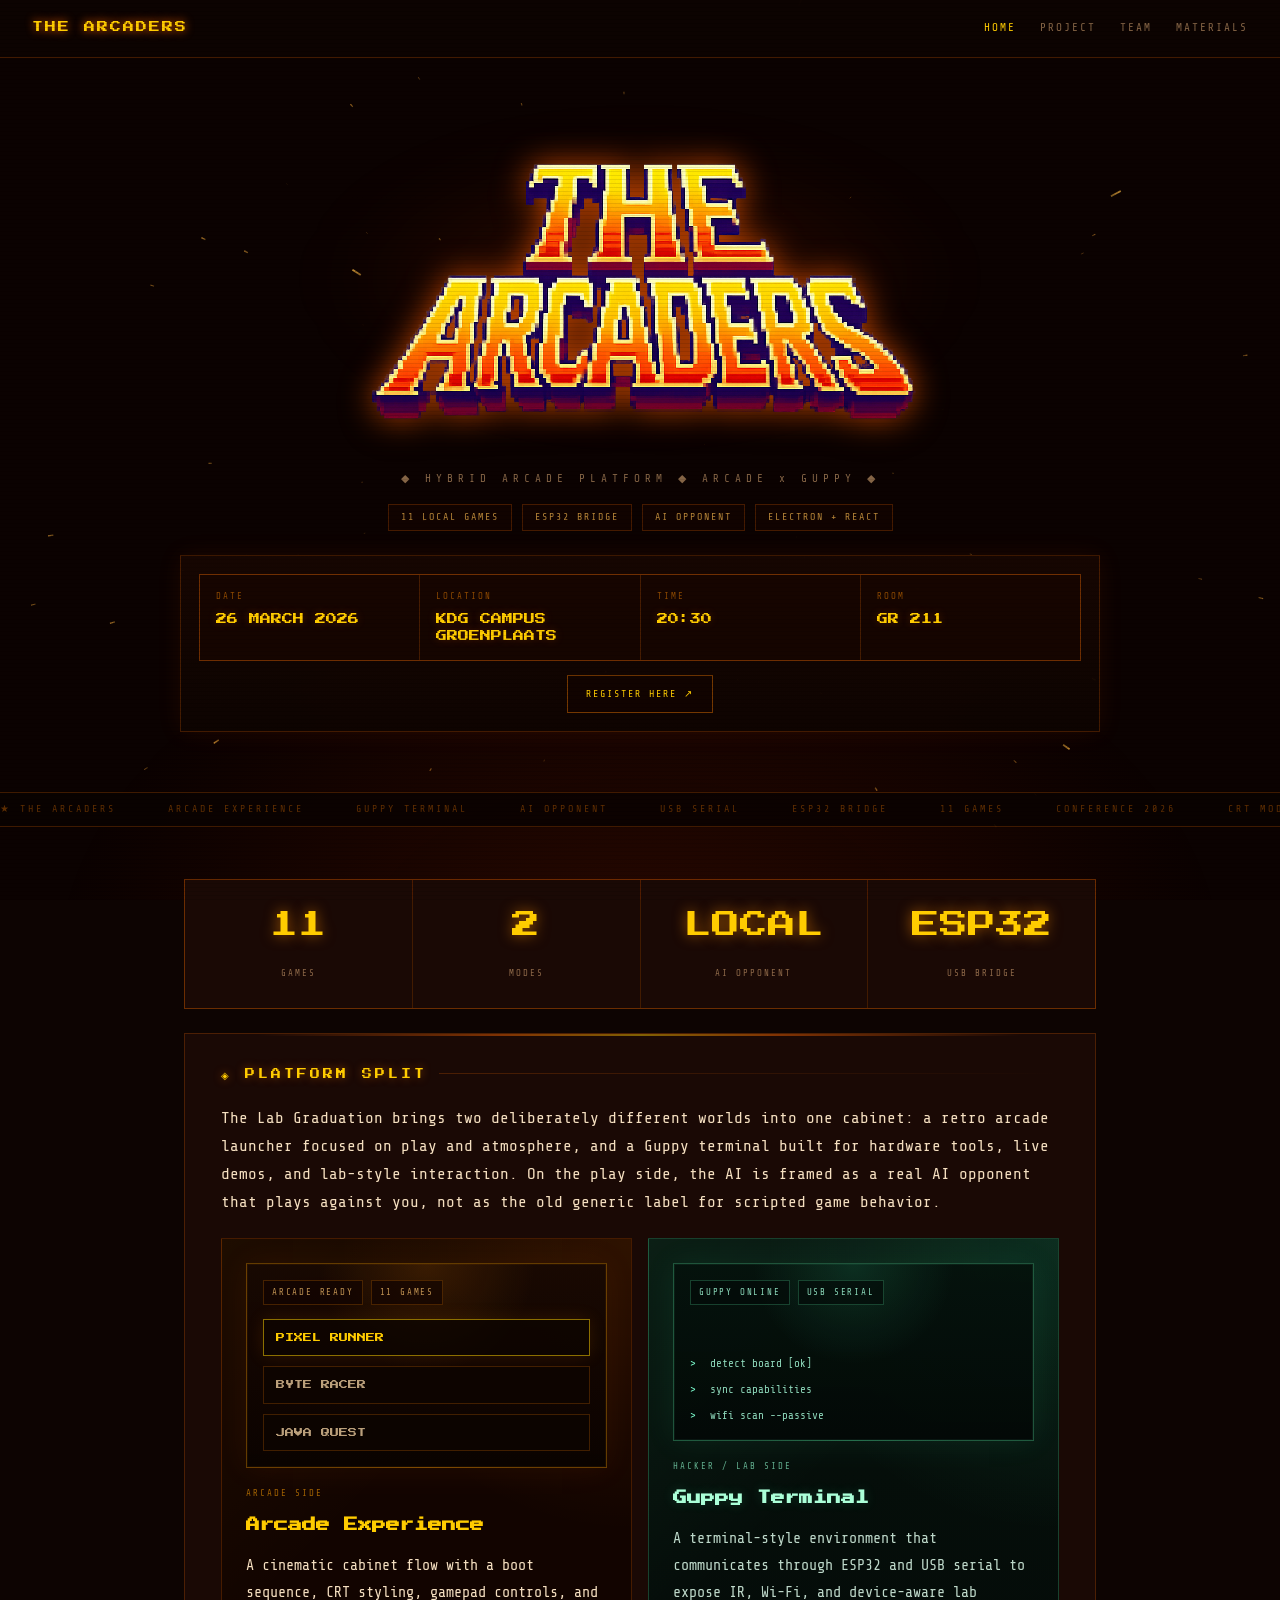
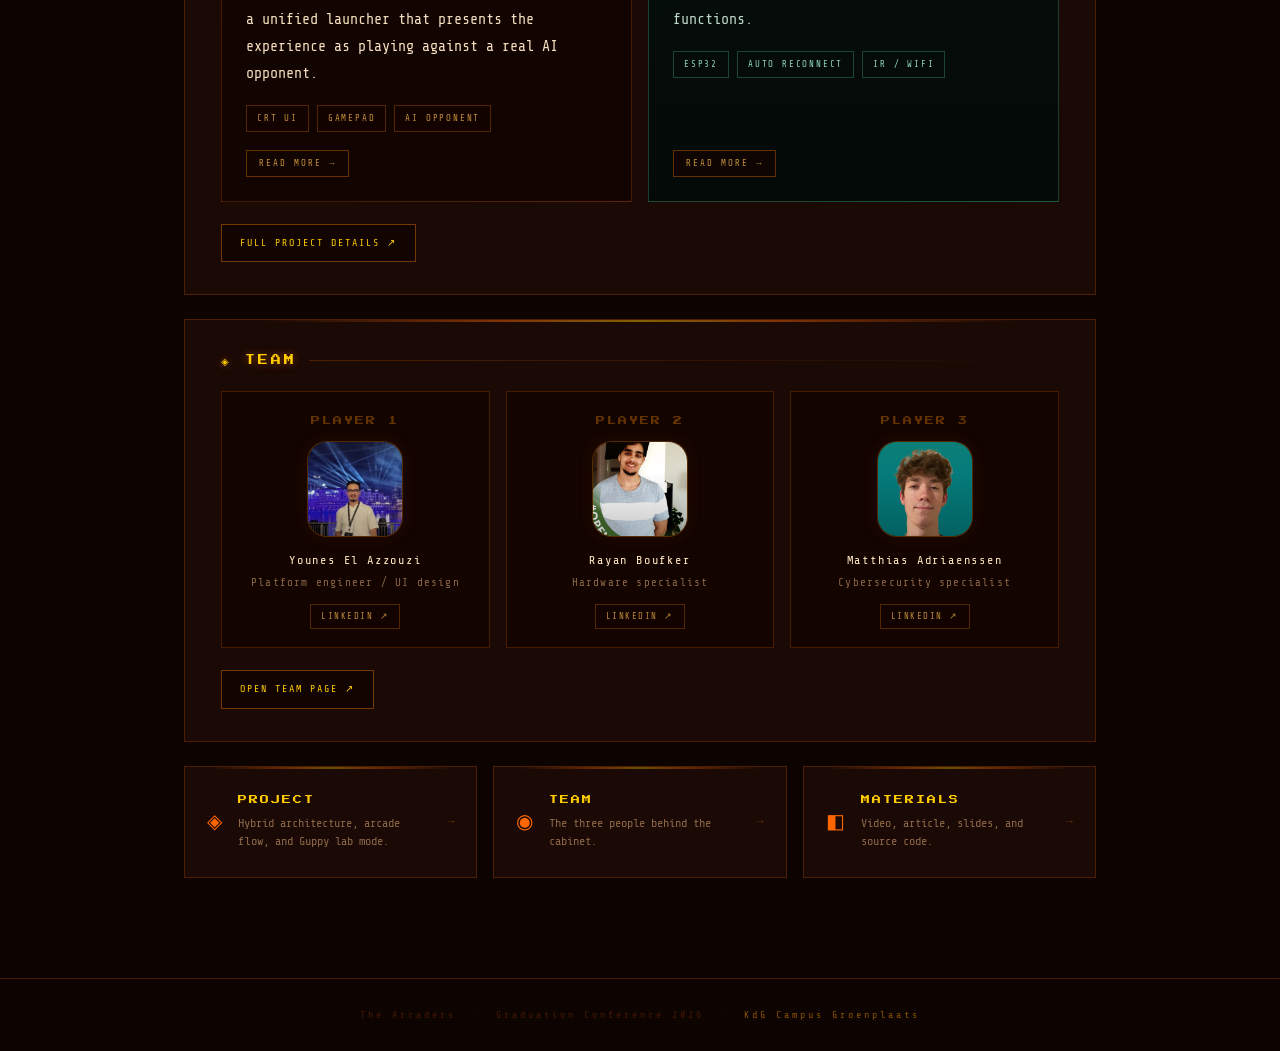
<file: index.html>
<!DOCTYPE html>
<html lang="en">
<head>
  <meta charset="UTF-8" />
  <meta name="viewport" content="width=device-width, initial-scale=1.0" />
  <title>THE ARCADERS - Conference 2026</title>
  <meta name="description" content="Conference site for The Arcaders, a graduation project that combines a retro arcade launcher with the Guppy lab environment." />
  <meta name="theme-color" content="#0d0402" />
  <link rel="icon" type="image/png" href="assets/thearcaders_logo_cropped.png" />
  <link href="https://fonts.googleapis.com/css2?family=Press+Start+2P&amp;family=Share+Tech+Mono&amp;display=swap" rel="stylesheet" />
  <link rel="stylesheet" href="theme.css" />
</head>
<body>
  <canvas id="starfield"></canvas>
  <div class="fire-base"></div>

  <nav class="topbar">
    <a href="index.html" class="topbar-logo">THE ARCADERS</a>
    <div class="topbar-links">
      <a href="index.html" class="active">HOME</a>
      <a href="project.html">PROJECT</a>
      <a href="team.html">TEAM</a>
      <a href="materiaal.html">MATERIALS</a>
    </div>
  </nav>

  <section class="hero">
    <div class="hero-glow"></div>
    <img class="hero-logo" src="assets/thearcaders_logo_cropped.png" alt="The Arcaders" />
    <div class="hero-sub">◆ HYBRID ARCADE PLATFORM ◆ ARCADE x GUPPY ◆</div>
    <div class="hero-badges">
      <span class="badge">11 LOCAL GAMES</span>
      <span class="badge">ESP32 BRIDGE</span>
      <span class="badge">AI OPPONENT</span>
      <span class="badge">ELECTRON + REACT</span>
    </div>
    <div class="event-panel">
      <div class="event-grid">
        <div class="event-item">
          <span class="event-key">DATE</span>
          <span class="event-value">26 MARCH 2026</span>
        </div>
        <div class="event-item">
          <span class="event-key">LOCATION</span>
          <span class="event-value">KDG CAMPUS GROENPLAATS</span>
        </div>
        <div class="event-item">
          <span class="event-key">TIME</span>
          <span class="event-value">20:30</span>
        </div>
        <div class="event-item">
          <span class="event-key">ROOM</span>
          <span class="event-value">GR 211</span>
        </div>
      </div>
      <a class="event-cta" href="https://www.tievents.be/student-conference/#concept" target="_blank" rel="noopener">REGISTER HERE ↗</a>
    </div>
  </section>

  <div class="ticker-wrap">
    <div class="ticker-inner">
      <span>★ THE ARCADERS</span><span>ARCADE EXPERIENCE</span><span>GUPPY TERMINAL</span>
      <span>AI OPPONENT</span><span>USB SERIAL</span><span>ESP32 BRIDGE</span>
      <span>11 GAMES</span><span>CONFERENCE 2026</span><span>CRT MODE ON</span>
      <span>★ THE ARCADERS</span><span>ARCADE EXPERIENCE</span><span>GUPPY TERMINAL</span>
      <span>AI OPPONENT</span><span>USB SERIAL</span><span>ESP32 BRIDGE</span>
      <span>11 GAMES</span><span>CONFERENCE 2026</span><span>CRT MODE ON</span>
    </div>
  </div>

  <main class="page">
    <div class="stats-row" data-reveal>
      <div class="stat-cell">
        <span class="stat-num" id="s-games">11</span>
        <span class="stat-label">GAMES</span>
      </div>
      <div class="stat-cell">
        <span class="stat-num">2</span>
        <span class="stat-label">MODES</span>
      </div>
      <div class="stat-cell">
        <span class="stat-num">LOCAL</span>
        <span class="stat-label">AI OPPONENT</span>
      </div>
      <div class="stat-cell">
        <span class="stat-num">ESP32</span>
        <span class="stat-label">USB BRIDGE</span>
      </div>
    </div>

    <section class="card" data-reveal>
      <div class="section-label">◈ PLATFORM SPLIT</div>
      <p class="card-text section-intro">The Lab Graduation brings two deliberately different worlds into one cabinet: a retro arcade launcher focused on play and atmosphere, and a Guppy terminal built for hardware tools, live demos, and lab-style interaction. On the play side, the AI is framed as a real AI opponent that plays against you, not as the old generic label for scripted game behavior.</p>
      <div class="mode-grid">
        <article class="mode-card arcade-mode">
          <div class="mode-visual">
            <div class="display-shell display-arcade display-shell-compact">
              <div class="display-header">
                <span>ARCADE READY</span>
                <span>11 GAMES</span>
              </div>
              <div class="arcade-carousel">
                <div class="arcade-slot arcade-slot-active">PIXEL RUNNER</div>
                <div class="arcade-slot">BYTE RACER</div>
                <div class="arcade-slot">JAVA QUEST</div>
              </div>
            </div>
          </div>
          <span class="mode-kicker">ARCADE SIDE</span>
          <h2 class="mode-title">Arcade Experience</h2>
          <p class="mode-text">A cinematic cabinet flow with a boot sequence, CRT styling, gamepad controls, and a unified launcher that presents the experience as playing against a real AI opponent.</p>
          <div class="mode-chip-row">
            <span class="mode-chip">CRT UI</span>
            <span class="mode-chip">GAMEPAD</span>
            <span class="mode-chip">AI OPPONENT</span>
          </div>
          <a href="project.html#arcade" class="preview-link">READ MORE →</a>
        </article>
        <article class="mode-card guppy-mode">
          <div class="mode-visual">
            <div class="display-shell display-guppy display-shell-compact">
              <div class="display-header">
                <span>GUPPY ONLINE</span>
                <span>USB SERIAL</span>
              </div>
              <div class="terminal-stack">
                <div class="terminal-line"><span class="terminal-prompt">&gt;</span> detect board [ok]</div>
                <div class="terminal-line"><span class="terminal-prompt">&gt;</span> sync capabilities</div>
                <div class="terminal-line"><span class="terminal-prompt">&gt;</span> wifi scan --passive</div>
              </div>
            </div>
          </div>
          <span class="mode-kicker">HACKER / LAB SIDE</span>
          <h2 class="mode-title">Guppy Terminal</h2>
          <p class="mode-text">A terminal-style environment that communicates through ESP32 and USB serial to expose IR, Wi-Fi, and device-aware lab functions.</p>
          <div class="mode-chip-row">
            <span class="mode-chip">ESP32</span>
            <span class="mode-chip">AUTO RECONNECT</span>
            <span class="mode-chip">IR / WIFI</span>
          </div>
          <a href="project.html#guppy" class="preview-link">READ MORE →</a>
        </article>
      </div>
      <div class="page-actions">
        <a href="project.html" class="page-link">FULL PROJECT DETAILS ↗</a>
      </div>
    </section>

    <section class="card" data-reveal>
      <div class="section-label">◈ TEAM</div>
      <div class="team-strip team-strip-photos">
        <article class="player-mini">
          <div class="mini-num">PLAYER 1</div>
          <div class="team-photo-frame team-photo-mini">
            <img src="assets/younes.jpeg" alt="Younes El Azzouzi" class="team-photo-image team-photo-younes" />
          </div>
          <div class="mini-name">Younes El Azzouzi</div>
          <div class="mini-role">Platform engineer / UI design</div>
          <a href="https://www.linkedin.com/in/youneselazzouzi" target="_blank" rel="noopener" class="mini-li">LINKEDIN ↗</a>
        </article>
        <article class="player-mini">
          <div class="mini-num">PLAYER 2</div>
          <div class="team-photo-frame team-photo-mini">
            <img src="assets/rayan.jpeg" alt="Rayan Boufker" class="team-photo-image team-photo-rayan" />
          </div>
          <div class="mini-name">Rayan Boufker</div>
          <div class="mini-role">Hardware specialist</div>
          <a href="https://www.linkedin.com/in/rayan-boufker-657b2b168/" target="_blank" rel="noopener" class="mini-li">LINKEDIN ↗</a>
        </article>
        <article class="player-mini">
          <div class="mini-num">PLAYER 3</div>
          <div class="team-photo-frame team-photo-mini">
            <img src="assets/matthias.jpeg" alt="Matthias Adriaenssen" class="team-photo-image team-photo-matthias" />
          </div>
          <div class="mini-name">Matthias Adriaenssen</div>
          <div class="mini-role">Cybersecurity specialist</div>
          <a href="https://www.linkedin.com/in/matthias-adriaenssen-aa9477317/" target="_blank" rel="noopener" class="mini-li">LINKEDIN ↗</a>
        </article>
      </div>
      <div class="page-actions">
        <a href="team.html" class="page-link">OPEN TEAM PAGE ↗</a>
      </div>
    </section>

    <div class="nav-grid" data-reveal>
      <a href="project.html" class="nav-card">
        <span class="nav-icon">◈</span>
        <div class="nav-body">
          <div class="nav-title">PROJECT</div>
          <div class="nav-desc">Hybrid architecture, arcade flow, and Guppy lab mode.</div>
        </div>
        <span class="nav-arrow">→</span>
      </a>
      <a href="team.html" class="nav-card">
        <span class="nav-icon">◉</span>
        <div class="nav-body">
          <div class="nav-title">TEAM</div>
          <div class="nav-desc">The three people behind the cabinet.</div>
        </div>
        <span class="nav-arrow">→</span>
      </a>
      <a href="materiaal.html" class="nav-card">
        <span class="nav-icon">◧</span>
        <div class="nav-body">
          <div class="nav-title">MATERIALS</div>
          <div class="nav-desc">Video, article, slides, and source code.</div>
        </div>
        <span class="nav-arrow">→</span>
      </a>
    </div>
  </main>

  <footer>
    The Arcaders &nbsp;·&nbsp; Graduation Conference 2026 &nbsp;·&nbsp; <em>KdG Campus Groenplaats</em>
  </footer>

  <script src="theme.js"></script>
</body>
</html>
</file>
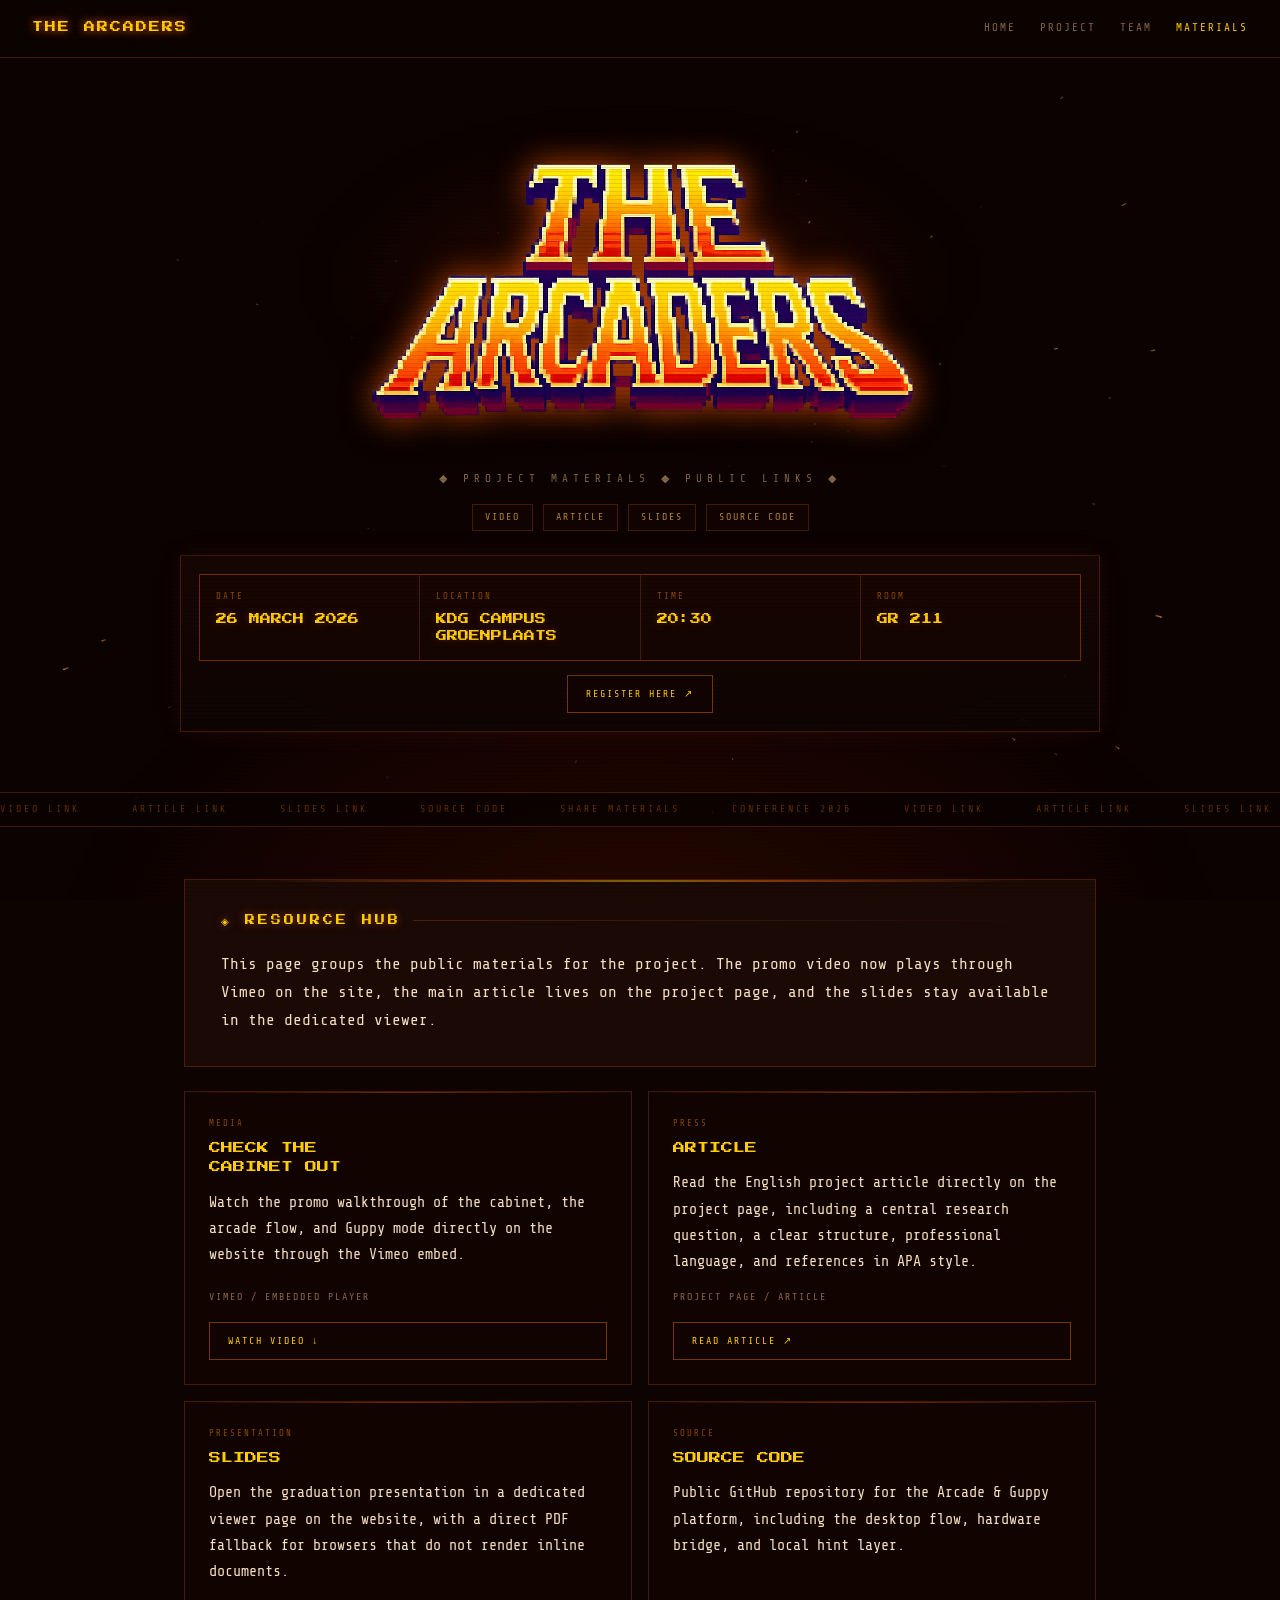
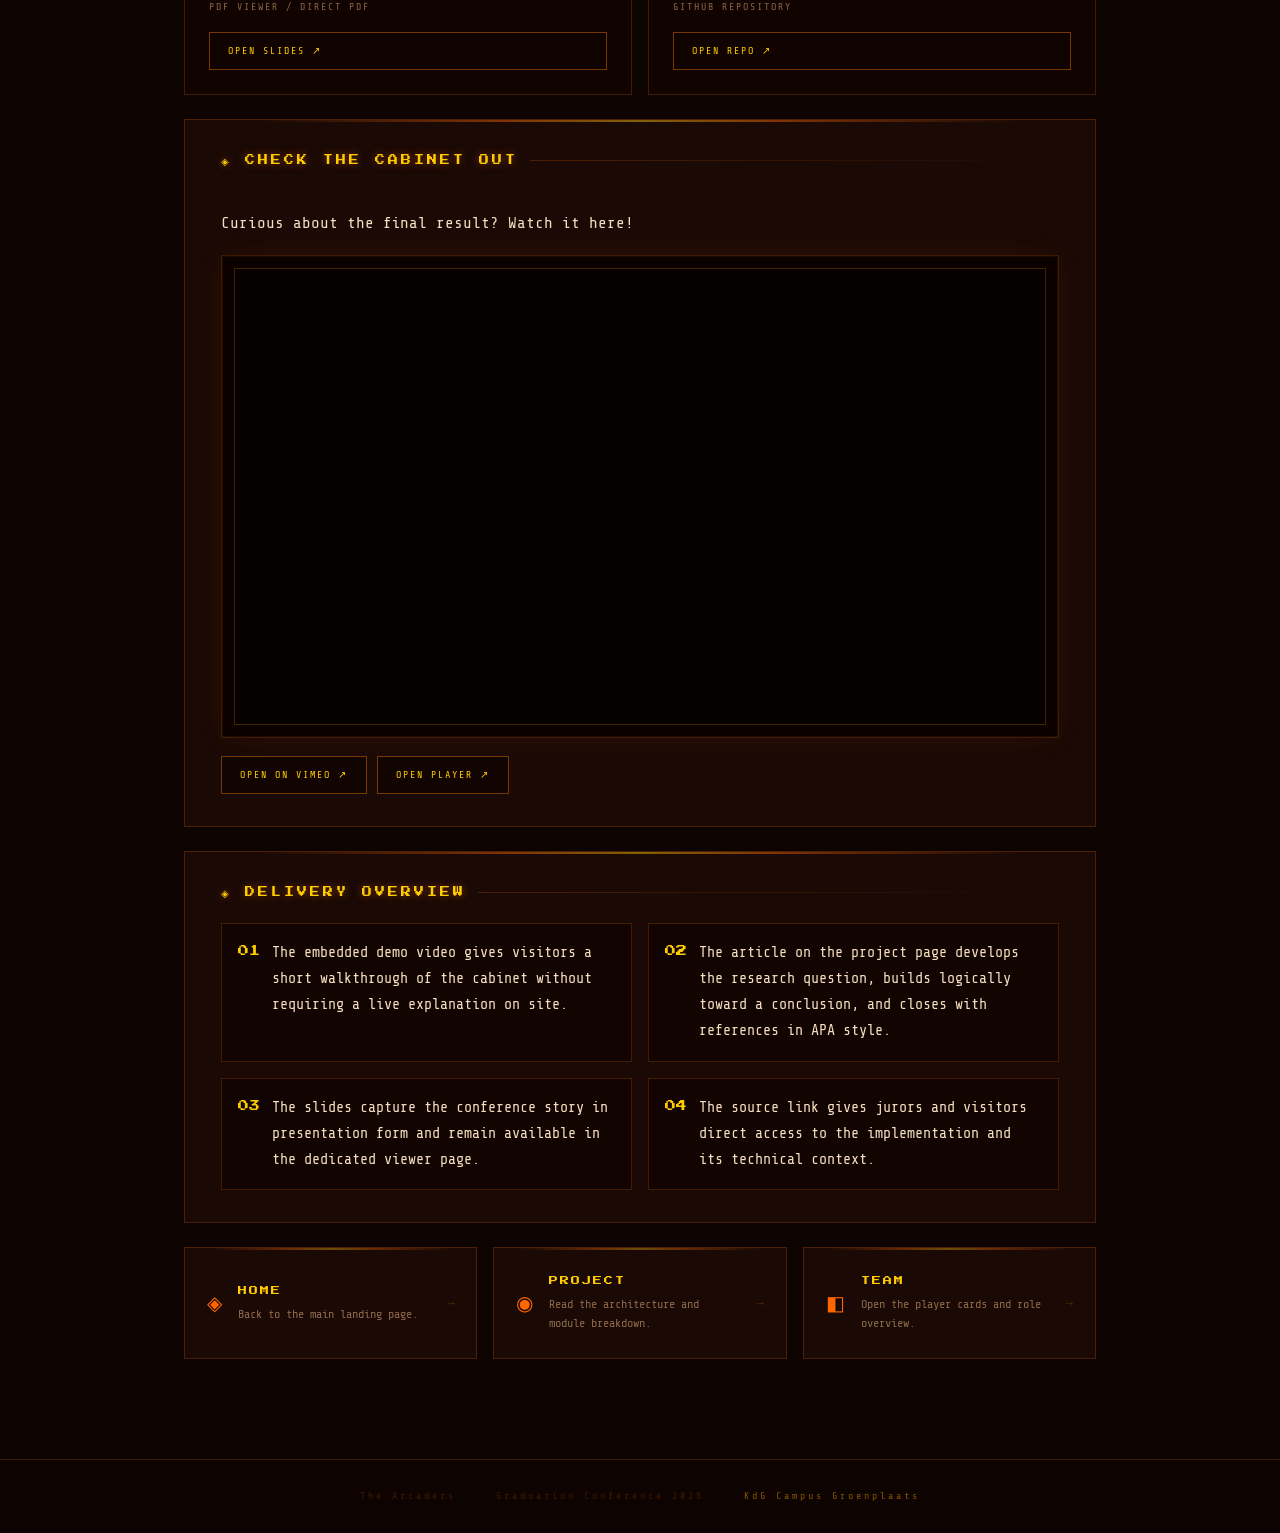
<file: materiaal.html>
<!DOCTYPE html>
<html lang="en">
<head>
  <meta charset="UTF-8" />
  <meta name="viewport" content="width=device-width, initial-scale=1.0" />
  <title>THE ARCADERS - Materials</title>
  <meta name="description" content="Public materials for The Arcaders graduation project, including the article, source repository, and final media links for the showcase." />
  <meta name="theme-color" content="#0d0402" />
  <link rel="icon" type="image/png" href="assets/thearcaders_logo_cropped.png" />
  <link href="https://fonts.googleapis.com/css2?family=Press+Start+2P&amp;family=Share+Tech+Mono&amp;display=swap" rel="stylesheet" />
  <link rel="stylesheet" href="theme.css" />
</head>
<body>
  <canvas id="starfield"></canvas>
  <div class="fire-base"></div>

  <nav class="topbar">
    <a href="index.html" class="topbar-logo">THE ARCADERS</a>
    <div class="topbar-links">
      <a href="index.html">HOME</a>
      <a href="project.html">PROJECT</a>
      <a href="team.html">TEAM</a>
      <a href="materiaal.html" class="active">MATERIALS</a>
    </div>
  </nav>

  <section class="hero">
    <div class="hero-glow"></div>
    <img class="hero-logo" src="assets/thearcaders_logo_cropped.png" alt="The Arcaders" />
    <div class="hero-sub">◆ PROJECT MATERIALS ◆ PUBLIC LINKS ◆</div>
    <div class="hero-badges">
      <span class="badge">VIDEO</span>
      <span class="badge">ARTICLE</span>
      <span class="badge">SLIDES</span>
      <span class="badge">SOURCE CODE</span>
    </div>
    <div class="event-panel">
      <div class="event-grid">
        <div class="event-item">
          <span class="event-key">DATE</span>
          <span class="event-value">26 MARCH 2026</span>
        </div>
        <div class="event-item">
          <span class="event-key">LOCATION</span>
          <span class="event-value">KDG CAMPUS GROENPLAATS</span>
        </div>
        <div class="event-item">
          <span class="event-key">TIME</span>
          <span class="event-value">20:30</span>
        </div>
        <div class="event-item">
          <span class="event-key">ROOM</span>
          <span class="event-value">GR 211</span>
        </div>
      </div>
      <a class="event-cta" href="https://www.tievents.be/student-conference/#concept" target="_blank" rel="noopener">REGISTER HERE ↗</a>
    </div>
  </section>

  <div class="ticker-wrap">
    <div class="ticker-inner">
      <span>VIDEO LINK</span><span>ARTICLE LINK</span><span>SLIDES LINK</span>
      <span>SOURCE CODE</span><span>SHARE MATERIALS</span><span>CONFERENCE 2026</span>
      <span>VIDEO LINK</span><span>ARTICLE LINK</span><span>SLIDES LINK</span>
      <span>SOURCE CODE</span><span>SHARE MATERIALS</span><span>CONFERENCE 2026</span>
    </div>
  </div>

  <main class="page">
    <section class="card" data-reveal>
      <div class="section-label">◈ RESOURCE HUB</div>
      <p class="card-text">This page groups the public materials for the project. The promo video now plays through Vimeo on the site, the main article lives on the project page, and the slides stay available in the dedicated viewer.</p>
    </section>

    <section class="resource-grid" data-reveal>
      <article class="resource-card">
        <span class="resource-type">MEDIA</span>
        <div class="resource-title">CHECK THE CABINET OUT</div>
        <div class="resource-text">Watch the promo walkthrough of the cabinet, the arcade flow, and Guppy mode directly on the website through the Vimeo embed.</div>
        <div class="resource-meta">VIMEO / EMBEDDED PLAYER</div>
        <a href="#video-demo" class="resource-link">WATCH VIDEO ↓</a>
      </article>

      <article class="resource-card">
        <span class="resource-type">PRESS</span>
        <div class="resource-title">ARTICLE</div>
        <div class="resource-text">Read the English project article directly on the project page, including a central research question, a clear structure, professional language, and references in APA style.</div>
        <div class="resource-meta">PROJECT PAGE / ARTICLE</div>
        <a href="project.html#article" class="resource-link">READ ARTICLE ↗</a>
      </article>

      <article class="resource-card">
        <span class="resource-type">PRESENTATION</span>
        <div class="resource-title">SLIDES</div>
        <div class="resource-text">Open the graduation presentation in a dedicated viewer page on the website, with a direct PDF fallback for browsers that do not render inline documents.</div>
        <div class="resource-meta">PDF VIEWER / DIRECT PDF</div>
        <a href="slides.html" class="resource-link">OPEN SLIDES ↗</a>
      </article>

      <article class="resource-card">
        <span class="resource-type">SOURCE</span>
        <div class="resource-title">SOURCE CODE</div>
        <div class="resource-text">Public GitHub repository for the Arcade &amp; Guppy platform, including the desktop flow, hardware bridge, and local hint layer.</div>
        <div class="resource-meta">GITHUB REPOSITORY</div>
        <a href="https://github.com/YuuneesIBH/KdG-TheLab-Graduation-AI-GCP-Arcade-HackingPlatform" target="_blank" rel="noopener" class="resource-link">OPEN REPO ↗</a>
      </article>
    </section>

    <section class="card video-section" data-reveal id="video-demo">
      <div class="section-label">◈ CHECK THE CABINET OUT</div>
      <p class="card-text">Curious about the final result? Watch it here!</p>
      <div class="video-shell">
        <iframe
          class="project-video"
          src="https://player.vimeo.com/video/1177285584?title=0&amp;byline=0&amp;portrait=0"
          title="The Arcaders promo video"
          allow="autoplay; fullscreen; picture-in-picture"
          allowfullscreen
          loading="lazy"
        ></iframe>
      </div>
      <div class="video-actions">
        <a href="https://vimeo.com/1177285584?share=copy&amp;fl=sv&amp;fe=ci" target="_blank" rel="noopener" class="page-link">OPEN ON VIMEO ↗</a>
        <a href="https://player.vimeo.com/video/1177285584" target="_blank" rel="noopener" class="page-link">OPEN PLAYER ↗</a>
      </div>
    </section>

    <section class="card" data-reveal>
      <div class="section-label">◈ DELIVERY OVERVIEW</div>
      <div class="list-grid">
        <div class="list-item">
          <div class="list-mark">01</div>
          <div class="list-text">The embedded demo video gives visitors a short walkthrough of the cabinet without requiring a live explanation on site.</div>
        </div>
        <div class="list-item">
          <div class="list-mark">02</div>
          <div class="list-text">The article on the project page develops the research question, builds logically toward a conclusion, and closes with references in APA style.</div>
        </div>
        <div class="list-item">
          <div class="list-mark">03</div>
          <div class="list-text">The slides capture the conference story in presentation form and remain available in the dedicated viewer page.</div>
        </div>
        <div class="list-item">
          <div class="list-mark">04</div>
          <div class="list-text">The source link gives jurors and visitors direct access to the implementation and its technical context.</div>
        </div>
      </div>
    </section>

    <div class="nav-grid" data-reveal>
      <a href="index.html" class="nav-card">
        <span class="nav-icon">◈</span>
        <div class="nav-body">
          <div class="nav-title">HOME</div>
          <div class="nav-desc">Back to the main landing page.</div>
        </div>
        <span class="nav-arrow">→</span>
      </a>
      <a href="project.html" class="nav-card">
        <span class="nav-icon">◉</span>
        <div class="nav-body">
          <div class="nav-title">PROJECT</div>
          <div class="nav-desc">Read the architecture and module breakdown.</div>
        </div>
        <span class="nav-arrow">→</span>
      </a>
      <a href="team.html" class="nav-card">
        <span class="nav-icon">◧</span>
        <div class="nav-body">
          <div class="nav-title">TEAM</div>
          <div class="nav-desc">Open the player cards and role overview.</div>
        </div>
        <span class="nav-arrow">→</span>
      </a>
    </div>
  </main>

  <footer>
    The Arcaders &nbsp;·&nbsp; Graduation Conference 2026 &nbsp;·&nbsp; <em>KdG Campus Groenplaats</em>
  </footer>

  <script src="theme.js"></script>
</body>
</html>
</file>
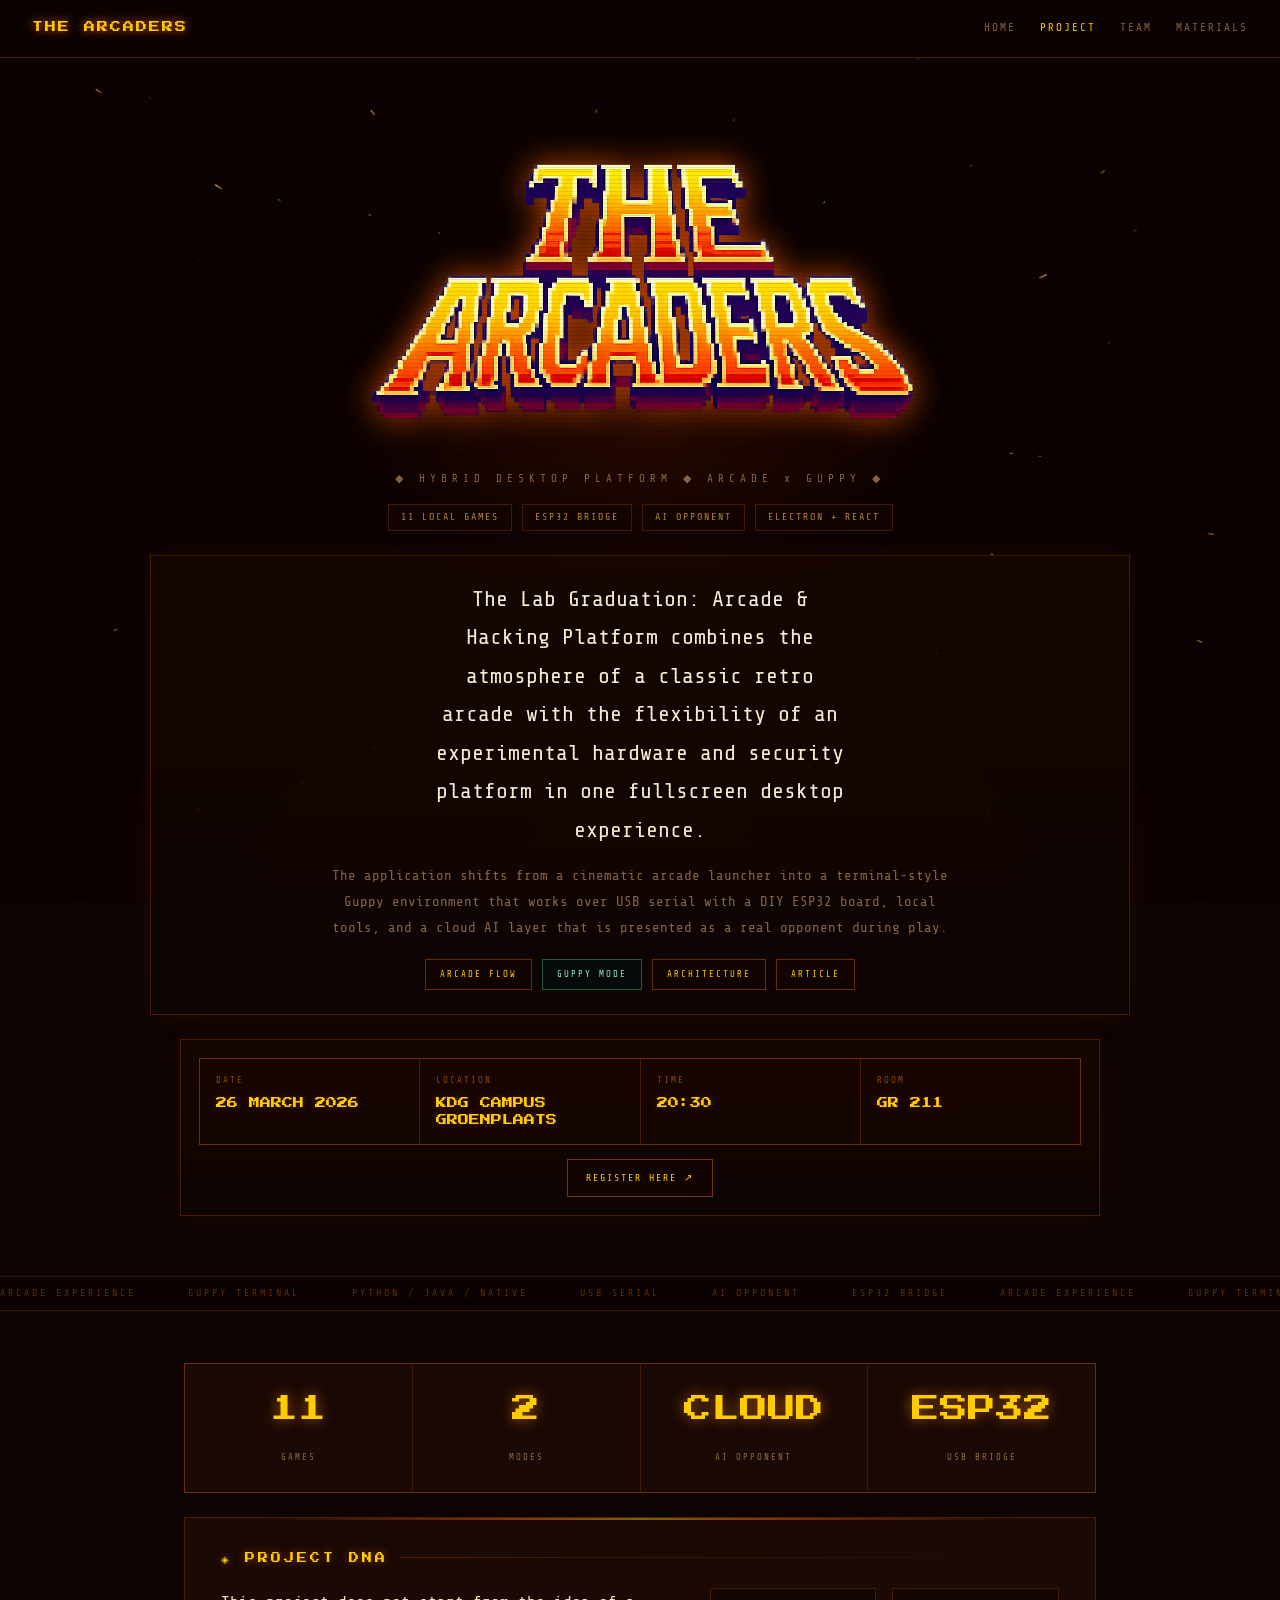
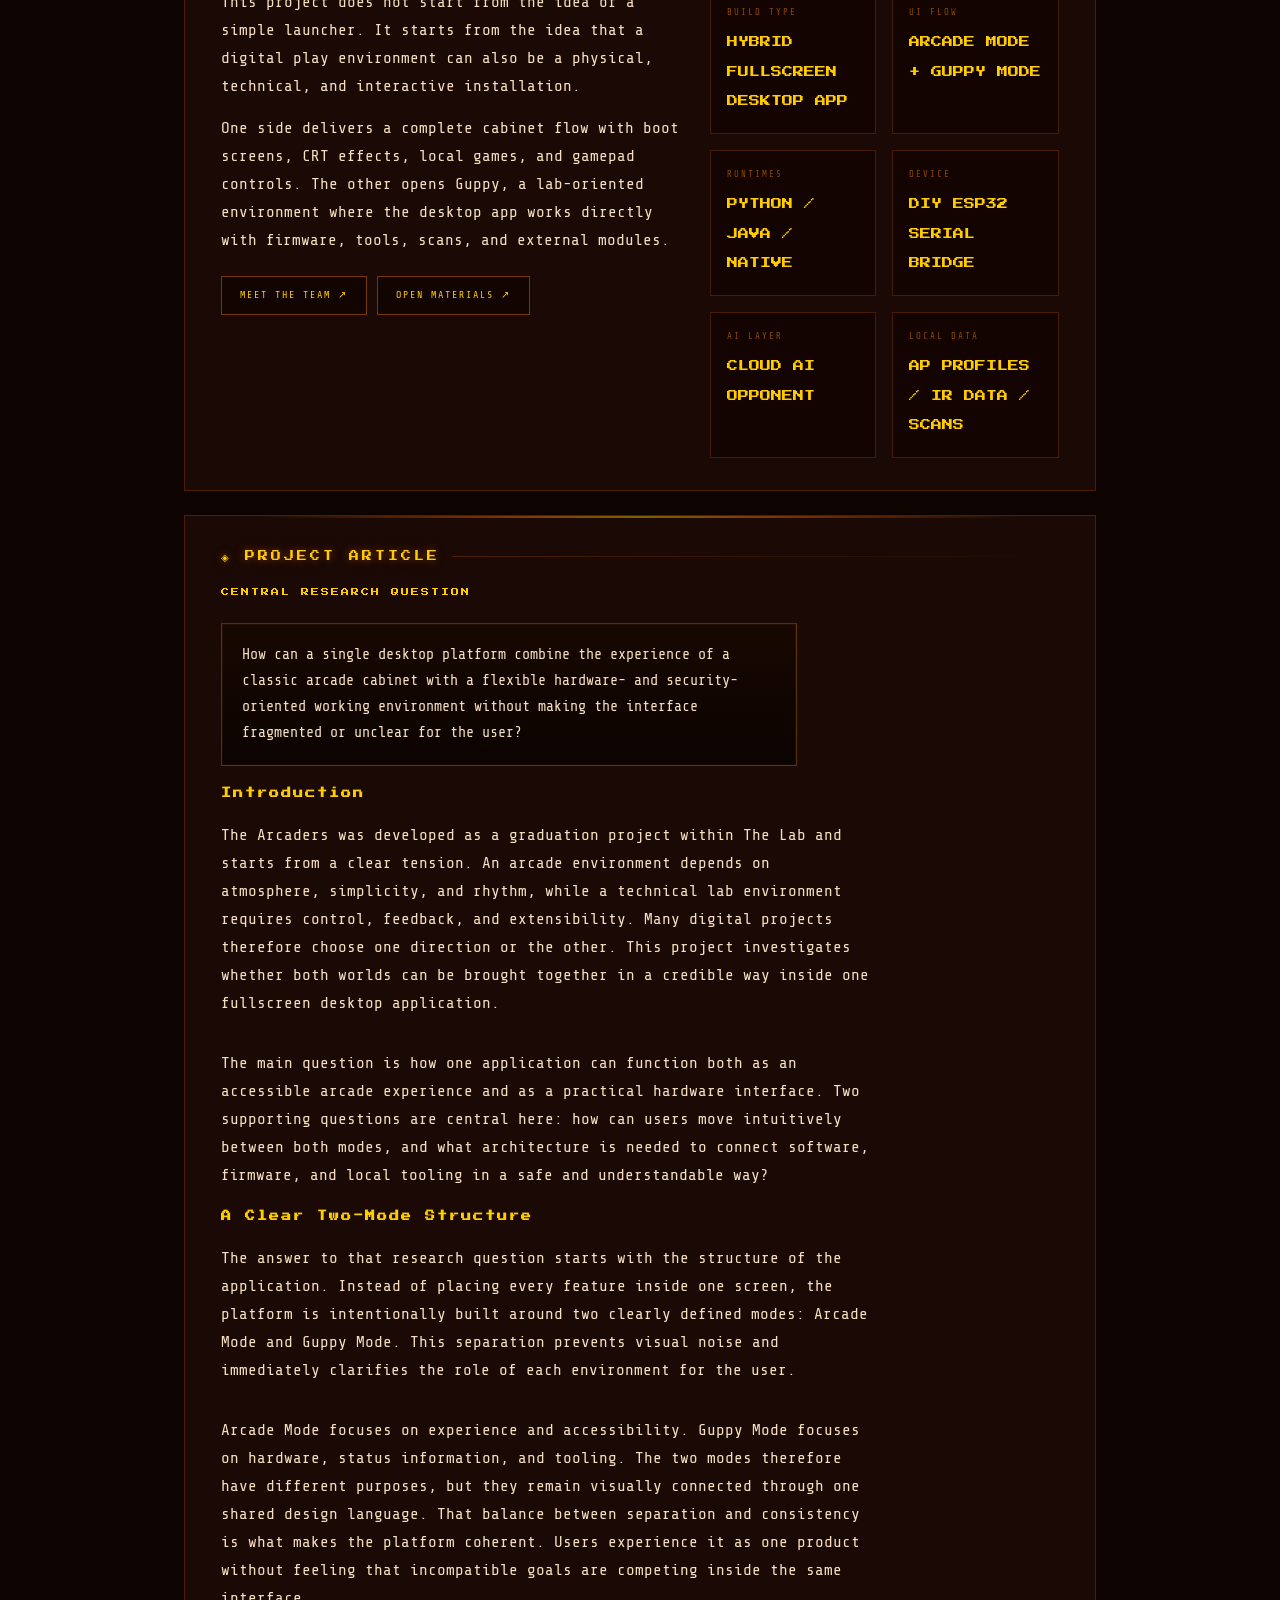
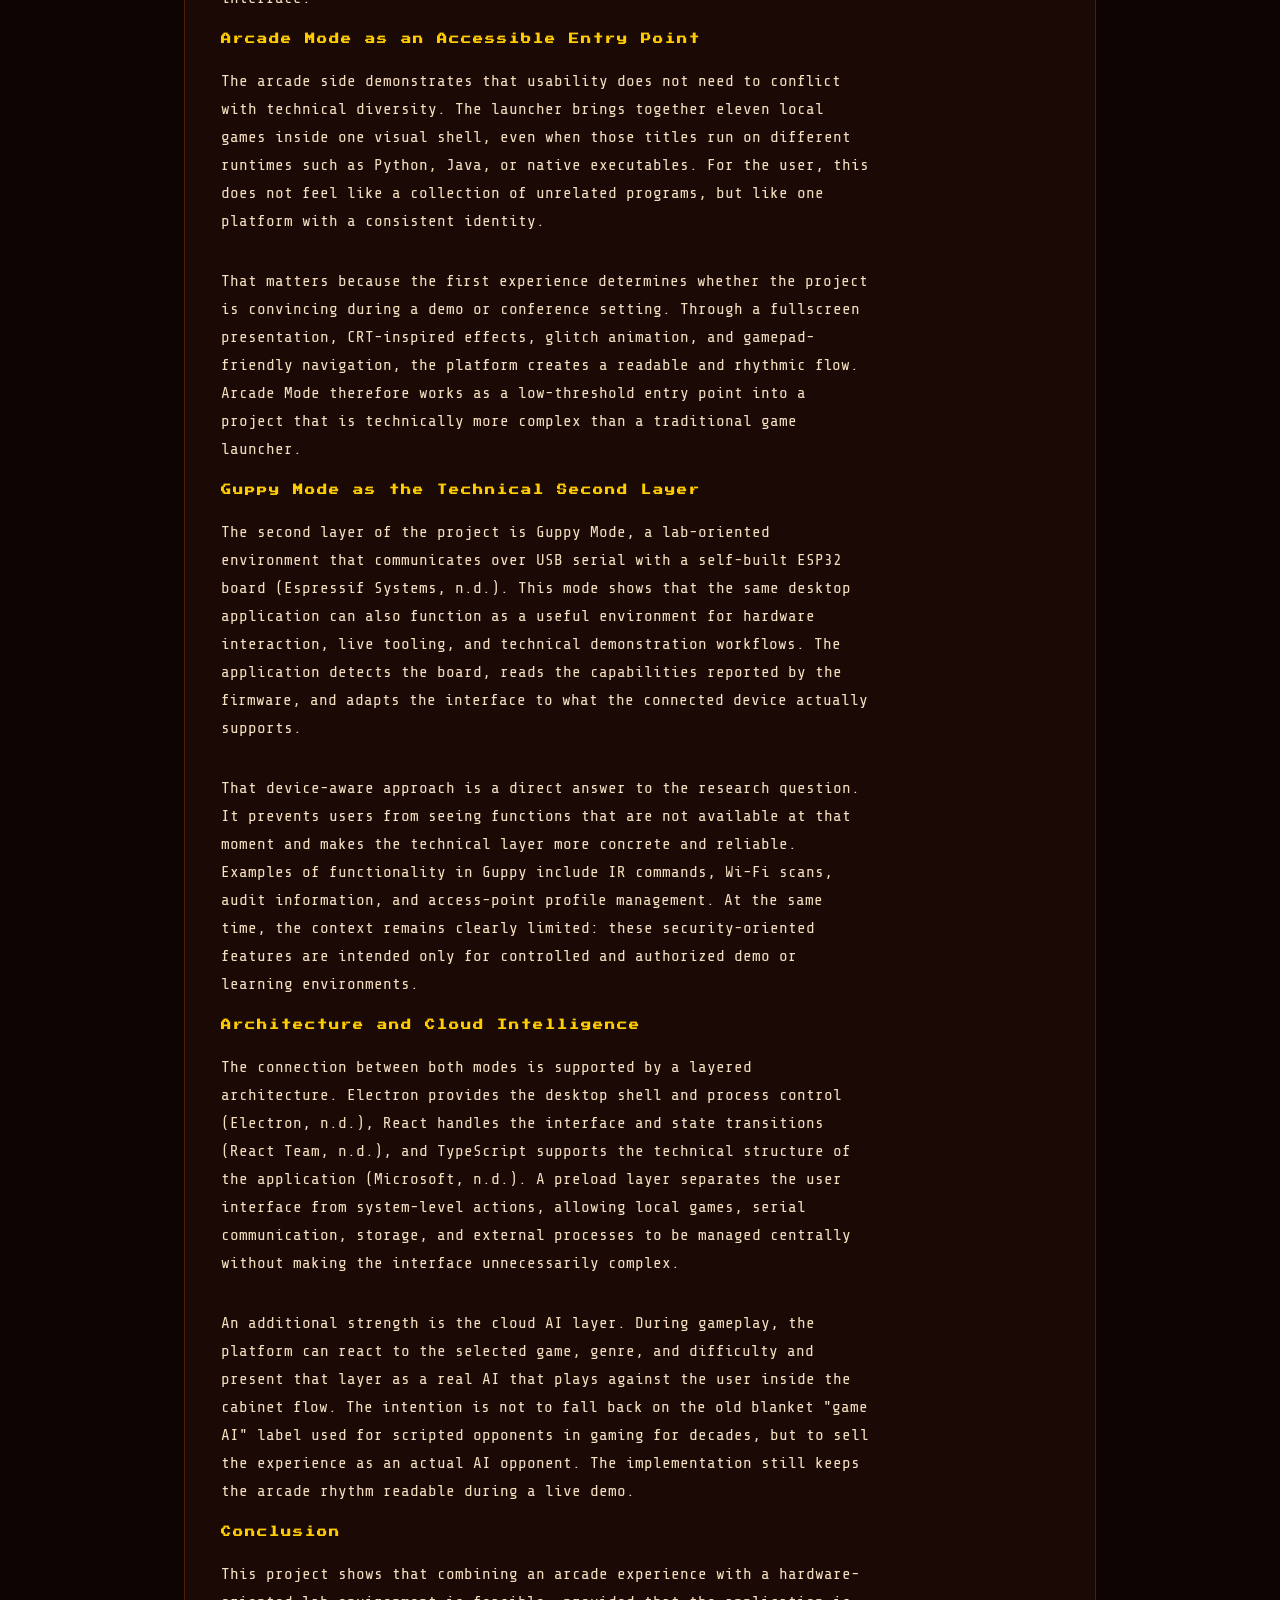
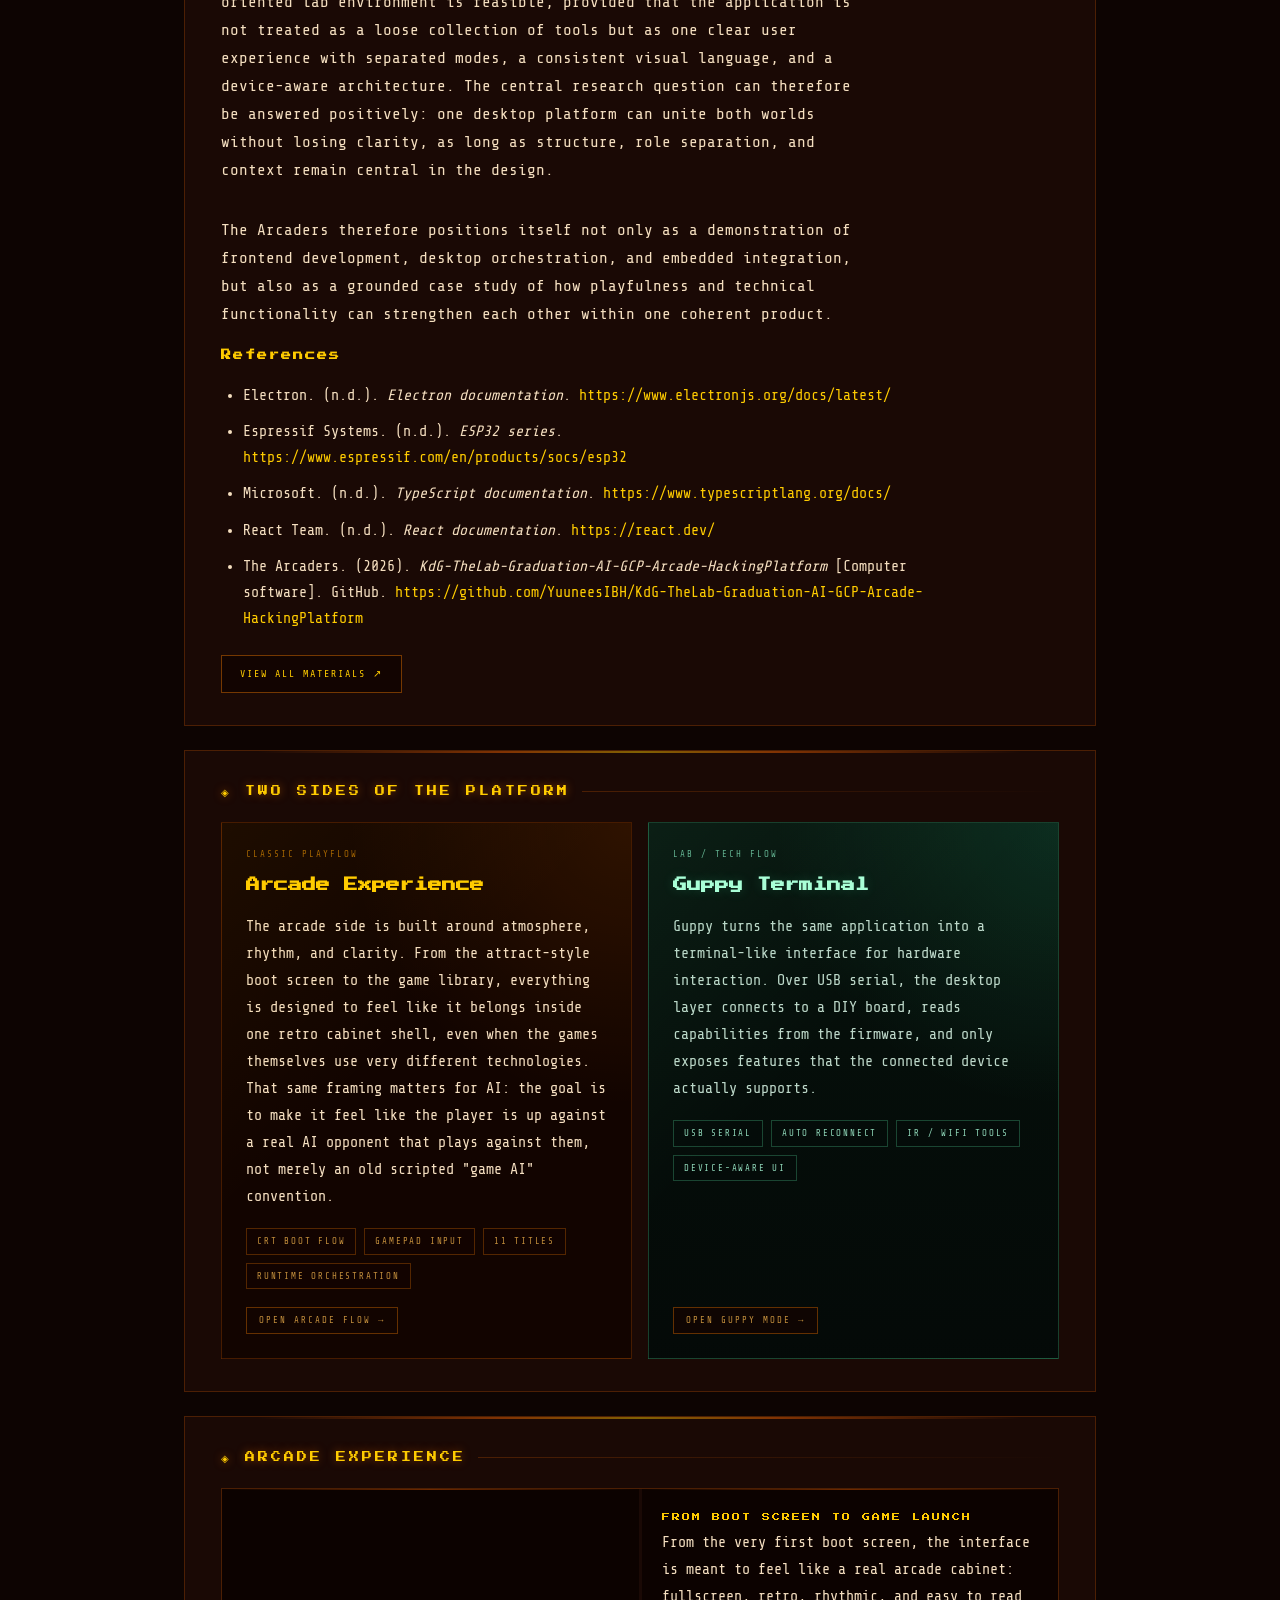
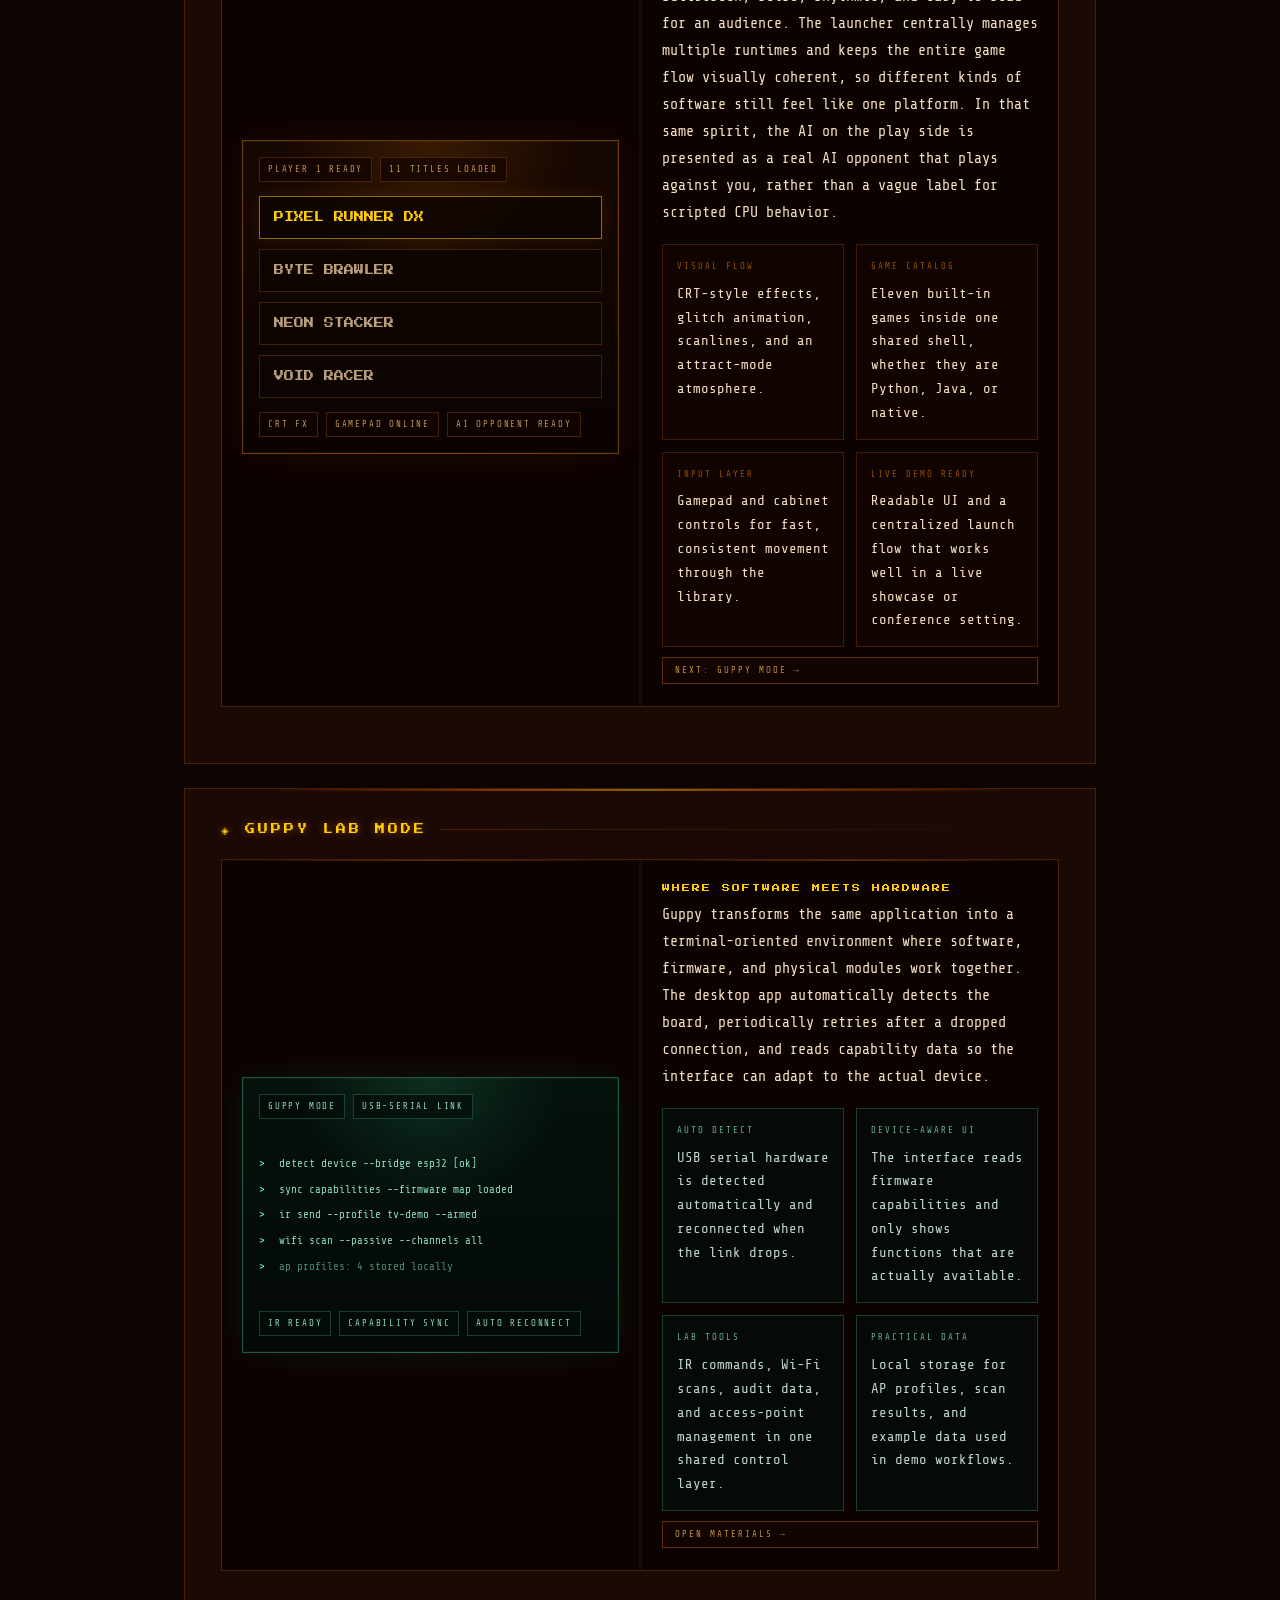
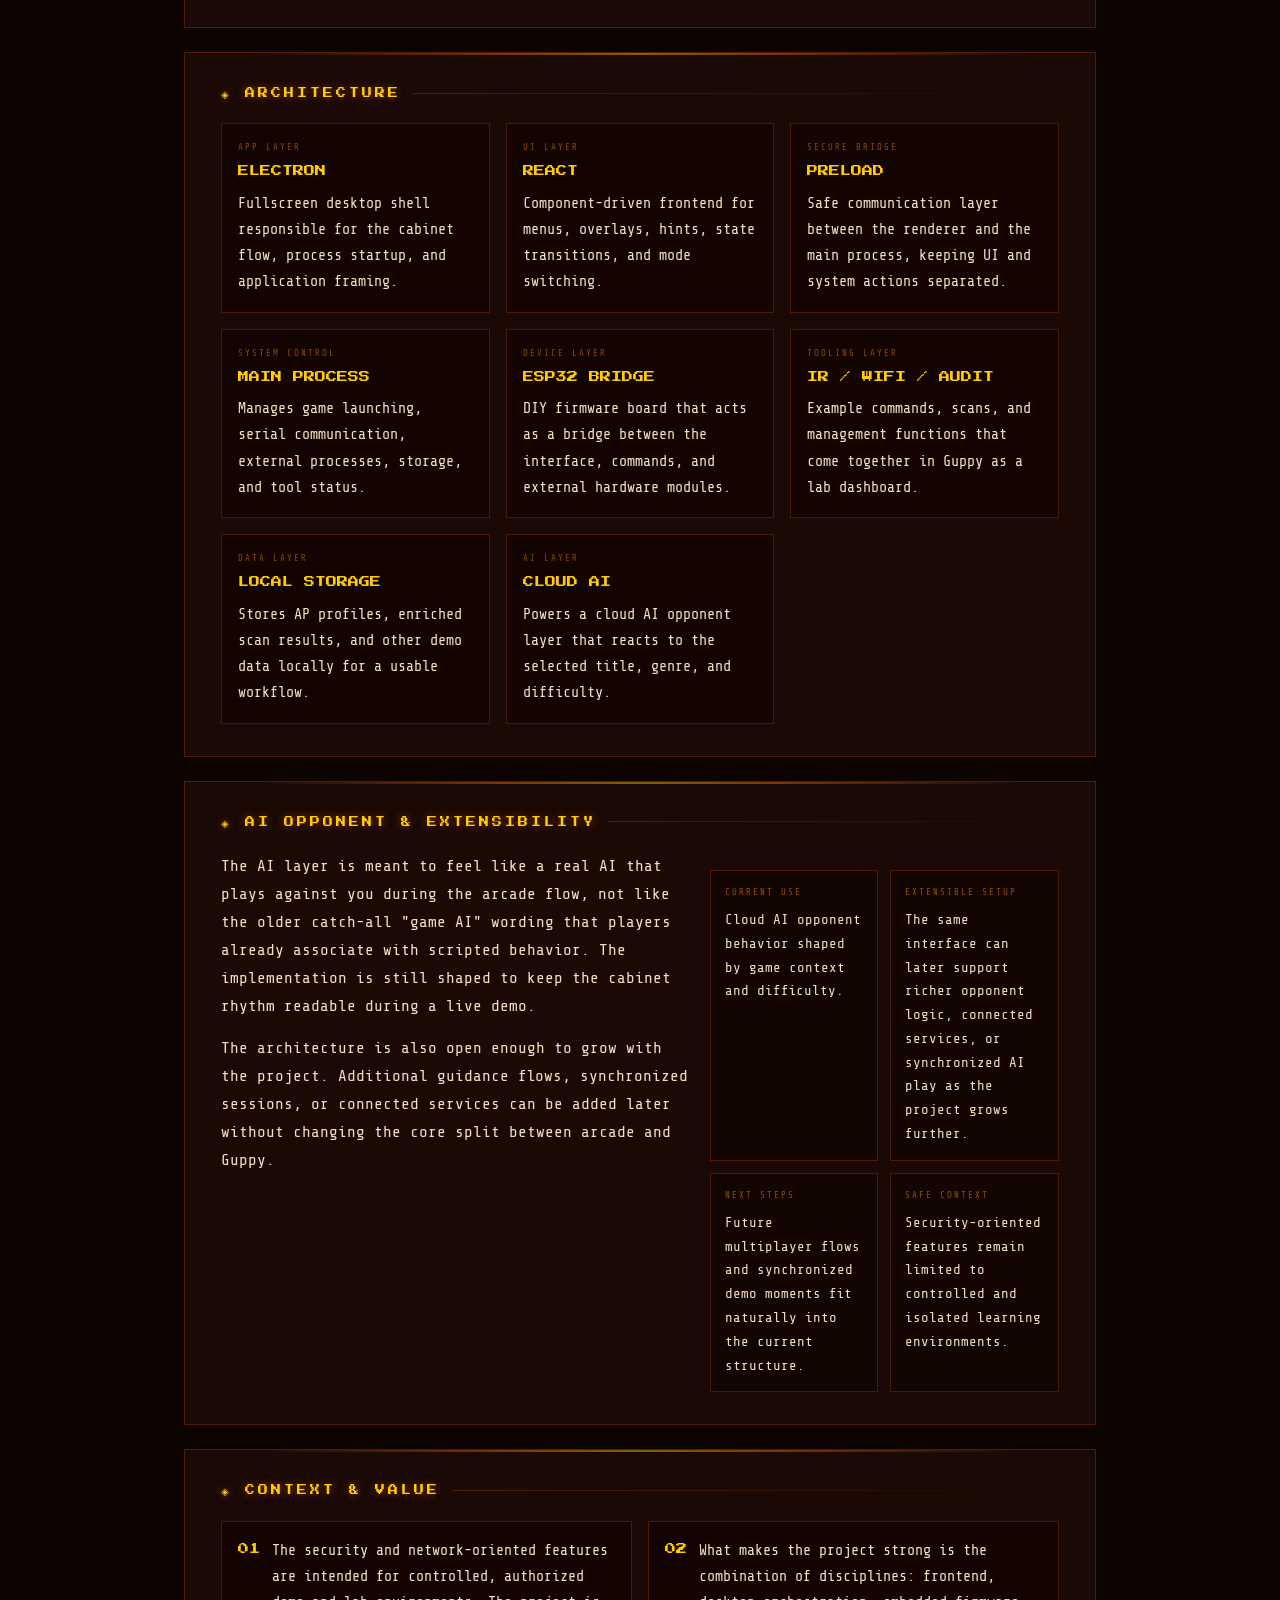
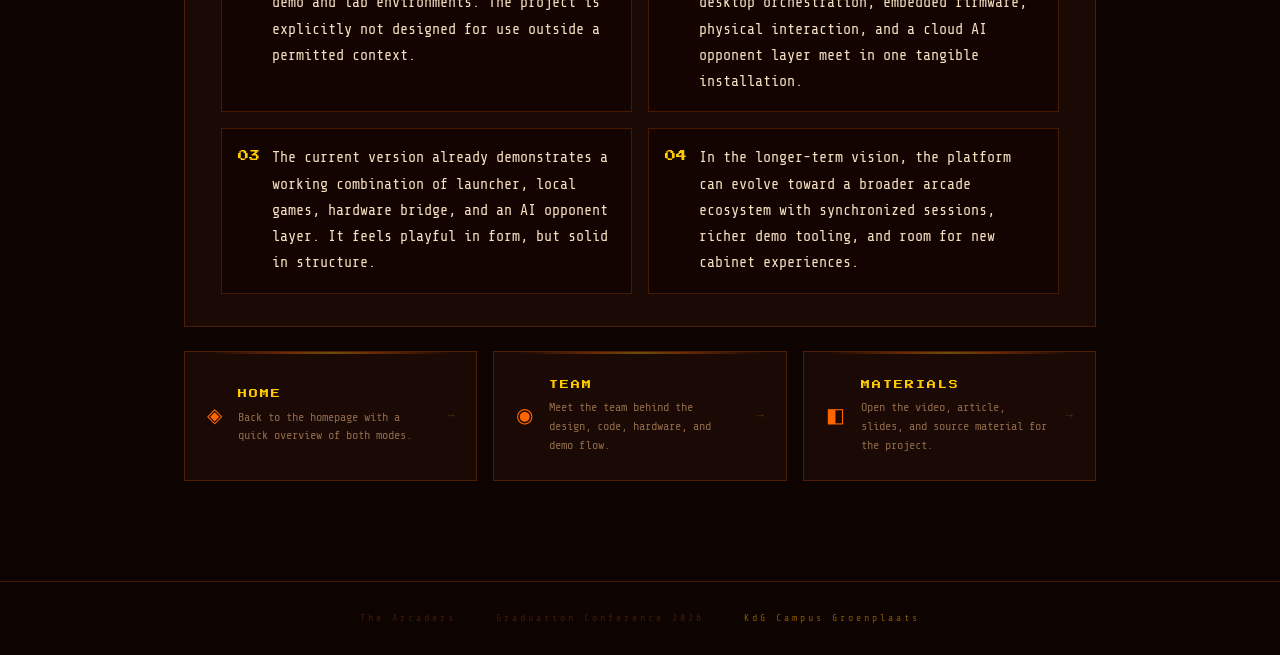
<file: project.html>
<!DOCTYPE html>
<html lang="en">
<head>
  <meta charset="UTF-8" />
  <meta name="viewport" content="width=device-width, initial-scale=1.0" />
  <title>THE ARCADERS - Project</title>
  <meta name="description" content="Project overview for The Arcaders, covering the arcade flow, Guppy lab environment, architecture, and graduation showcase context." />
  <meta name="theme-color" content="#0d0402" />
  <link rel="icon" type="image/png" href="assets/thearcaders_logo_cropped.png" />
  <link href="https://fonts.googleapis.com/css2?family=Press+Start+2P&amp;family=Share+Tech+Mono&amp;display=swap" rel="stylesheet" />
  <link rel="stylesheet" href="theme.css" />
</head>
<body>
  <canvas id="starfield"></canvas>
  <div class="fire-base"></div>

  <nav class="topbar">
    <a href="index.html" class="topbar-logo">THE ARCADERS</a>
    <div class="topbar-links">
      <a href="index.html">HOME</a>
      <a href="project.html" class="active">PROJECT</a>
      <a href="team.html">TEAM</a>
      <a href="materiaal.html">MATERIALS</a>
    </div>
  </nav>

  <section class="hero hero-project">
    <div class="hero-glow"></div>
    <img class="hero-logo" src="assets/thearcaders_logo_cropped.png" alt="The Arcaders" />
    <div class="hero-sub">◆ HYBRID DESKTOP PLATFORM ◆ ARCADE x GUPPY ◆</div>
    <div class="hero-badges">
      <span class="badge">11 LOCAL GAMES</span>
      <span class="badge">ESP32 BRIDGE</span>
      <span class="badge">AI OPPONENT</span>
      <span class="badge">ELECTRON + REACT</span>
    </div>
    <div class="hero-copy-panel">
      <p class="hero-lead">The Lab Graduation: Arcade &amp; Hacking Platform combines the atmosphere of a classic retro arcade with the flexibility of an experimental hardware and security platform in one fullscreen desktop experience.</p>
      <p class="hero-note">The application shifts from a cinematic arcade launcher into a terminal-style Guppy environment that works over USB serial with a DIY ESP32 board, local tools, and a cloud AI layer that is presented as a real opponent during play.</p>
      <div class="hero-jumps">
        <a href="#arcade" class="hero-jump">ARCADE FLOW</a>
        <a href="#guppy" class="hero-jump hero-jump-hack">GUPPY MODE</a>
        <a href="#architecture" class="hero-jump">ARCHITECTURE</a>
        <a href="#article" class="hero-jump">ARTICLE</a>
      </div>
    </div>
    <div class="event-panel">
      <div class="event-grid">
        <div class="event-item">
          <span class="event-key">DATE</span>
          <span class="event-value">26 MARCH 2026</span>
        </div>
        <div class="event-item">
          <span class="event-key">LOCATION</span>
          <span class="event-value">KDG CAMPUS GROENPLAATS</span>
        </div>
        <div class="event-item">
          <span class="event-key">TIME</span>
          <span class="event-value">20:30</span>
        </div>
        <div class="event-item">
          <span class="event-key">ROOM</span>
          <span class="event-value">GR 211</span>
        </div>
      </div>
      <a class="event-cta" href="https://www.tievents.be/student-conference/#concept" target="_blank" rel="noopener">REGISTER HERE ↗</a>
    </div>
  </section>

    <div class="ticker-wrap">
      <div class="ticker-inner">
      <span>ARCADE EXPERIENCE</span><span>GUPPY TERMINAL</span><span>PYTHON / JAVA / NATIVE</span>
      <span>USB SERIAL</span><span>AI OPPONENT</span><span>ESP32 BRIDGE</span>
      <span>ARCADE EXPERIENCE</span><span>GUPPY TERMINAL</span><span>PYTHON / JAVA / NATIVE</span>
      <span>USB SERIAL</span><span>AI OPPONENT</span><span>ESP32 BRIDGE</span>
      </div>
    </div>

  <main class="page">
    <div class="stats-row" data-reveal>
      <div class="stat-cell">
        <span class="stat-num">11</span>
        <span class="stat-label">GAMES</span>
      </div>
      <div class="stat-cell">
        <span class="stat-num">2</span>
        <span class="stat-label">MODES</span>
      </div>
      <div class="stat-cell">
        <span class="stat-num">CLOUD</span>
        <span class="stat-label">AI OPPONENT</span>
      </div>
      <div class="stat-cell">
        <span class="stat-num">ESP32</span>
        <span class="stat-label">USB BRIDGE</span>
      </div>
    </div>

    <section class="card" data-reveal>
      <div class="section-label">◈ PROJECT DNA</div>
      <div class="split-grid">
        <div>
          <p class="card-text">This project does not start from the idea of a simple launcher. It starts from the idea that a digital play environment can also be a physical, technical, and interactive installation.</p>
          <p class="card-text">One side delivers a complete cabinet flow with boot screens, CRT effects, local games, and gamepad controls. The other opens Guppy, a lab-oriented environment where the desktop app works directly with firmware, tools, scans, and external modules.</p>
          <div class="page-actions">
            <a href="team.html" class="page-link">MEET THE TEAM ↗</a>
            <a href="materiaal.html" class="page-link">OPEN MATERIALS ↗</a>
          </div>
        </div>
        <div class="detail-list">
          <div class="detail-item">
            <span class="detail-name">BUILD TYPE</span>
            <span class="detail-value">HYBRID FULLSCREEN DESKTOP APP</span>
          </div>
          <div class="detail-item">
            <span class="detail-name">UI FLOW</span>
            <span class="detail-value">ARCADE MODE + GUPPY MODE</span>
          </div>
          <div class="detail-item">
            <span class="detail-name">RUNTIMES</span>
            <span class="detail-value">PYTHON / JAVA / NATIVE</span>
          </div>
          <div class="detail-item">
            <span class="detail-name">DEVICE</span>
            <span class="detail-value">DIY ESP32 SERIAL BRIDGE</span>
          </div>
          <div class="detail-item">
            <span class="detail-name">AI LAYER</span>
            <span class="detail-value">CLOUD AI OPPONENT</span>
          </div>
          <div class="detail-item">
            <span class="detail-name">LOCAL DATA</span>
            <span class="detail-value">AP PROFILES / IR DATA / SCANS</span>
          </div>
        </div>
      </div>
    </section>

    <section class="card" id="article" data-reveal>
      <div class="section-label">◈ PROJECT ARTICLE</div>
      <div class="article-flow">
        <div class="preview-label">CENTRAL RESEARCH QUESTION</div>
        <div class="article-question">How can a single desktop platform combine the experience of a classic arcade cabinet with a flexible hardware- and security-oriented working environment without making the interface fragmented or unclear for the user?</div>

        <h3 class="article-heading">Introduction</h3>
        <p class="card-text article-paragraph">The Arcaders was developed as a graduation project within The Lab and starts from a clear tension. An arcade environment depends on atmosphere, simplicity, and rhythm, while a technical lab environment requires control, feedback, and extensibility. Many digital projects therefore choose one direction or the other. This project investigates whether both worlds can be brought together in a credible way inside one fullscreen desktop application.</p>
        <p class="card-text article-paragraph">The main question is how one application can function both as an accessible arcade experience and as a practical hardware interface. Two supporting questions are central here: how can users move intuitively between both modes, and what architecture is needed to connect software, firmware, and local tooling in a safe and understandable way?</p>

        <h3 class="article-heading">A Clear Two-Mode Structure</h3>
        <p class="card-text article-paragraph">The answer to that research question starts with the structure of the application. Instead of placing every feature inside one screen, the platform is intentionally built around two clearly defined modes: Arcade Mode and Guppy Mode. This separation prevents visual noise and immediately clarifies the role of each environment for the user.</p>
        <p class="card-text article-paragraph">Arcade Mode focuses on experience and accessibility. Guppy Mode focuses on hardware, status information, and tooling. The two modes therefore have different purposes, but they remain visually connected through one shared design language. That balance between separation and consistency is what makes the platform coherent. Users experience it as one product without feeling that incompatible goals are competing inside the same interface.</p>

        <h3 class="article-heading">Arcade Mode as an Accessible Entry Point</h3>
        <p class="card-text article-paragraph">The arcade side demonstrates that usability does not need to conflict with technical diversity. The launcher brings together eleven local games inside one visual shell, even when those titles run on different runtimes such as Python, Java, or native executables. For the user, this does not feel like a collection of unrelated programs, but like one platform with a consistent identity.</p>
        <p class="card-text article-paragraph">That matters because the first experience determines whether the project is convincing during a demo or conference setting. Through a fullscreen presentation, CRT-inspired effects, glitch animation, and gamepad-friendly navigation, the platform creates a readable and rhythmic flow. Arcade Mode therefore works as a low-threshold entry point into a project that is technically more complex than a traditional game launcher.</p>

        <h3 class="article-heading">Guppy Mode as the Technical Second Layer</h3>
        <p class="card-text article-paragraph">The second layer of the project is Guppy Mode, a lab-oriented environment that communicates over USB serial with a self-built ESP32 board (Espressif Systems, n.d.). This mode shows that the same desktop application can also function as a useful environment for hardware interaction, live tooling, and technical demonstration workflows. The application detects the board, reads the capabilities reported by the firmware, and adapts the interface to what the connected device actually supports.</p>
        <p class="card-text article-paragraph">That device-aware approach is a direct answer to the research question. It prevents users from seeing functions that are not available at that moment and makes the technical layer more concrete and reliable. Examples of functionality in Guppy include IR commands, Wi-Fi scans, audit information, and access-point profile management. At the same time, the context remains clearly limited: these security-oriented features are intended only for controlled and authorized demo or learning environments.</p>

        <h3 class="article-heading">Architecture and Cloud Intelligence</h3>
        <p class="card-text article-paragraph">The connection between both modes is supported by a layered architecture. Electron provides the desktop shell and process control (Electron, n.d.), React handles the interface and state transitions (React Team, n.d.), and TypeScript supports the technical structure of the application (Microsoft, n.d.). A preload layer separates the user interface from system-level actions, allowing local games, serial communication, storage, and external processes to be managed centrally without making the interface unnecessarily complex.</p>
        <p class="card-text article-paragraph">An additional strength is the cloud AI layer. During gameplay, the platform can react to the selected game, genre, and difficulty and present that layer as a real AI that plays against the user inside the cabinet flow. The intention is not to fall back on the old blanket "game AI" label used for scripted opponents in gaming for decades, but to sell the experience as an actual AI opponent. The implementation still keeps the arcade rhythm readable during a live demo.</p>

        <h3 class="article-heading">Conclusion</h3>
        <p class="card-text article-paragraph">This project shows that combining an arcade experience with a hardware-oriented lab environment is feasible, provided that the application is not treated as a loose collection of tools but as one clear user experience with separated modes, a consistent visual language, and a device-aware architecture. The central research question can therefore be answered positively: one desktop platform can unite both worlds without losing clarity, as long as structure, role separation, and context remain central in the design.</p>
        <p class="card-text article-paragraph">The Arcaders therefore positions itself not only as a demonstration of frontend development, desktop orchestration, and embedded integration, but also as a grounded case study of how playfulness and technical functionality can strengthen each other within one coherent product.</p>

        <h3 class="article-heading">References</h3>
        <ul class="article-references">
          <li class="article-reference">Electron. (n.d.). <em>Electron documentation</em>. <a href="https://www.electronjs.org/docs/latest/" target="_blank" rel="noopener">https://www.electronjs.org/docs/latest/</a></li>
          <li class="article-reference">Espressif Systems. (n.d.). <em>ESP32 series</em>. <a href="https://www.espressif.com/en/products/socs/esp32" target="_blank" rel="noopener">https://www.espressif.com/en/products/socs/esp32</a></li>
          <li class="article-reference">Microsoft. (n.d.). <em>TypeScript documentation</em>. <a href="https://www.typescriptlang.org/docs/" target="_blank" rel="noopener">https://www.typescriptlang.org/docs/</a></li>
          <li class="article-reference">React Team. (n.d.). <em>React documentation</em>. <a href="https://react.dev/" target="_blank" rel="noopener">https://react.dev/</a></li>
          <li class="article-reference">The Arcaders. (2026). <em>KdG-TheLab-Graduation-AI-GCP-Arcade-HackingPlatform</em> [Computer software]. GitHub. <a href="https://github.com/YuuneesIBH/KdG-TheLab-Graduation-AI-GCP-Arcade-HackingPlatform" target="_blank" rel="noopener">https://github.com/YuuneesIBH/KdG-TheLab-Graduation-AI-GCP-Arcade-HackingPlatform</a></li>
        </ul>
      </div>
      <div class="page-actions">
        <a href="materiaal.html" class="page-link">VIEW ALL MATERIALS ↗</a>
      </div>
    </section>

    <section class="card" data-reveal>
      <div class="section-label">◈ TWO SIDES OF THE PLATFORM</div>
      <div class="mode-grid">
        <article class="mode-card arcade-mode">
          <span class="mode-kicker">CLASSIC PLAYFLOW</span>
          <h2 class="mode-title">Arcade Experience</h2>
          <p class="mode-text">The arcade side is built around atmosphere, rhythm, and clarity. From the attract-style boot screen to the game library, everything is designed to feel like it belongs inside one retro cabinet shell, even when the games themselves use very different technologies. That same framing matters for AI: the goal is to make it feel like the player is up against a real AI opponent that plays against them, not merely an old scripted "game AI" convention.</p>
          <div class="mode-chip-row">
            <span class="mode-chip">CRT BOOT FLOW</span>
            <span class="mode-chip">GAMEPAD INPUT</span>
            <span class="mode-chip">11 TITLES</span>
            <span class="mode-chip">RUNTIME ORCHESTRATION</span>
          </div>
          <a href="#arcade" class="preview-link">OPEN ARCADE FLOW →</a>
        </article>
        <article class="mode-card guppy-mode">
          <span class="mode-kicker">LAB / TECH FLOW</span>
          <h2 class="mode-title">Guppy Terminal</h2>
          <p class="mode-text">Guppy turns the same application into a terminal-like interface for hardware interaction. Over USB serial, the desktop layer connects to a DIY board, reads capabilities from the firmware, and only exposes features that the connected device actually supports.</p>
          <div class="mode-chip-row">
            <span class="mode-chip">USB SERIAL</span>
            <span class="mode-chip">AUTO RECONNECT</span>
            <span class="mode-chip">IR / WIFI TOOLS</span>
            <span class="mode-chip">DEVICE-AWARE UI</span>
          </div>
          <a href="#guppy" class="preview-link">OPEN GUPPY MODE →</a>
        </article>
      </div>
    </section>

    <section class="card" id="arcade" data-reveal>
      <div class="section-label">◈ ARCADE EXPERIENCE</div>
      <div class="preview-grid">
        <div class="preview-pane display-pane">
          <div class="display-shell display-arcade">
            <div class="display-header">
              <span>PLAYER 1 READY</span>
              <span>11 TITLES LOADED</span>
            </div>
            <div class="arcade-carousel">
              <div class="arcade-slot arcade-slot-active">PIXEL RUNNER DX</div>
              <div class="arcade-slot">BYTE BRAWLER</div>
              <div class="arcade-slot">NEON STACKER</div>
              <div class="arcade-slot">VOID RACER</div>
            </div>
            <div class="display-status">
              <span>CRT FX</span>
              <span>GAMEPAD ONLINE</span>
              <span>AI OPPONENT READY</span>
            </div>
          </div>
        </div>
        <div class="preview-pane preview-copy-pane">
          <div class="preview-label">FROM BOOT SCREEN TO GAME LAUNCH</div>
          <div class="preview-desc preview-desc-lg">From the very first boot screen, the interface is meant to feel like a real arcade cabinet: fullscreen, retro, rhythmic, and easy to read for an audience. The launcher centrally manages multiple runtimes and keeps the entire game flow visually coherent, so different kinds of software still feel like one platform. In that same spirit, the AI on the play side is presented as a real AI opponent that plays against you, rather than a vague label for scripted CPU behavior.</div>
          <div class="capability-grid">
            <div class="capability-card">
              <span class="capability-label">VISUAL FLOW</span>
              <div class="capability-text">CRT-style effects, glitch animation, scanlines, and an attract-mode atmosphere.</div>
            </div>
            <div class="capability-card">
              <span class="capability-label">GAME CATALOG</span>
              <div class="capability-text">Eleven built-in games inside one shared shell, whether they are Python, Java, or native.</div>
            </div>
            <div class="capability-card">
              <span class="capability-label">INPUT LAYER</span>
              <div class="capability-text">Gamepad and cabinet controls for fast, consistent movement through the library.</div>
            </div>
            <div class="capability-card">
              <span class="capability-label">LIVE DEMO READY</span>
              <div class="capability-text">Readable UI and a centralized launch flow that works well in a live showcase or conference setting.</div>
            </div>
          </div>
          <a href="#guppy" class="preview-link">NEXT: GUPPY MODE →</a>
        </div>
      </div>
    </section>

    <section class="card" id="guppy" data-reveal>
      <div class="section-label">◈ GUPPY LAB MODE</div>
      <div class="preview-grid">
        <div class="preview-pane display-pane">
          <div class="display-shell display-guppy">
            <div class="display-header">
              <span>GUPPY MODE</span>
              <span>USB-SERIAL LINK</span>
            </div>
            <div class="terminal-stack">
              <div class="terminal-line"><span class="terminal-prompt">&gt;</span> detect device --bridge esp32 [ok]</div>
              <div class="terminal-line"><span class="terminal-prompt">&gt;</span> sync capabilities --firmware map loaded</div>
              <div class="terminal-line"><span class="terminal-prompt">&gt;</span> ir send --profile tv-demo --armed</div>
              <div class="terminal-line"><span class="terminal-prompt">&gt;</span> wifi scan --passive --channels all</div>
              <div class="terminal-line terminal-line-muted"><span class="terminal-prompt">&gt;</span> ap profiles: 4 stored locally</div>
            </div>
            <div class="display-status display-status-hack">
              <span>IR READY</span>
              <span>CAPABILITY SYNC</span>
              <span>AUTO RECONNECT</span>
            </div>
          </div>
        </div>
        <div class="preview-pane preview-copy-pane">
          <div class="preview-label">WHERE SOFTWARE MEETS HARDWARE</div>
          <div class="preview-desc preview-desc-lg">Guppy transforms the same application into a terminal-oriented environment where software, firmware, and physical modules work together. The desktop app automatically detects the board, periodically retries after a dropped connection, and reads capability data so the interface can adapt to the actual device.</div>
          <div class="capability-grid">
            <div class="capability-card capability-card-hack">
              <span class="capability-label">AUTO DETECT</span>
              <div class="capability-text">USB serial hardware is detected automatically and reconnected when the link drops.</div>
            </div>
            <div class="capability-card capability-card-hack">
              <span class="capability-label">DEVICE-AWARE UI</span>
              <div class="capability-text">The interface reads firmware capabilities and only shows functions that are actually available.</div>
            </div>
            <div class="capability-card capability-card-hack">
              <span class="capability-label">LAB TOOLS</span>
              <div class="capability-text">IR commands, Wi-Fi scans, audit data, and access-point management in one shared control layer.</div>
            </div>
            <div class="capability-card capability-card-hack">
              <span class="capability-label">PRACTICAL DATA</span>
              <div class="capability-text">Local storage for AP profiles, scan results, and example data used in demo workflows.</div>
            </div>
          </div>
          <a href="materiaal.html" class="preview-link">OPEN MATERIALS →</a>
        </div>
      </div>
    </section>

    <section class="card" id="architecture" data-reveal>
      <div class="section-label">◈ ARCHITECTURE</div>
      <div class="stack-grid architecture-grid">
        <div class="stack-card">
          <span class="stack-type">APP LAYER</span>
          <div class="stack-title">ELECTRON</div>
          <div class="stack-text">Fullscreen desktop shell responsible for the cabinet flow, process startup, and application framing.</div>
        </div>
        <div class="stack-card">
          <span class="stack-type">UI LAYER</span>
          <div class="stack-title">REACT</div>
          <div class="stack-text">Component-driven frontend for menus, overlays, hints, state transitions, and mode switching.</div>
        </div>
        <div class="stack-card">
          <span class="stack-type">SECURE BRIDGE</span>
          <div class="stack-title">PRELOAD</div>
          <div class="stack-text">Safe communication layer between the renderer and the main process, keeping UI and system actions separated.</div>
        </div>
        <div class="stack-card">
          <span class="stack-type">SYSTEM CONTROL</span>
          <div class="stack-title">MAIN PROCESS</div>
          <div class="stack-text">Manages game launching, serial communication, external processes, storage, and tool status.</div>
        </div>
        <div class="stack-card">
          <span class="stack-type">DEVICE LAYER</span>
          <div class="stack-title">ESP32 BRIDGE</div>
          <div class="stack-text">DIY firmware board that acts as a bridge between the interface, commands, and external hardware modules.</div>
        </div>
        <div class="stack-card">
          <span class="stack-type">TOOLING LAYER</span>
          <div class="stack-title">IR / WIFI / AUDIT</div>
          <div class="stack-text">Example commands, scans, and management functions that come together in Guppy as a lab dashboard.</div>
        </div>
        <div class="stack-card">
          <span class="stack-type">DATA LAYER</span>
          <div class="stack-title">LOCAL STORAGE</div>
          <div class="stack-text">Stores AP profiles, enriched scan results, and other demo data locally for a usable workflow.</div>
        </div>
        <div class="stack-card">
          <span class="stack-type">AI LAYER</span>
          <div class="stack-title">CLOUD AI</div>
          <div class="stack-text">Powers a cloud AI opponent layer that reacts to the selected title, genre, and difficulty.</div>
        </div>
      </div>
    </section>

    <section class="card" data-reveal>
      <div class="section-label">◈ AI OPPONENT &amp; EXTENSIBILITY</div>
      <div class="split-grid">
        <div>
          <p class="card-text">The AI layer is meant to feel like a real AI that plays against you during the arcade flow, not like the older catch-all "game AI" wording that players already associate with scripted behavior. The implementation is still shaped to keep the cabinet rhythm readable during a live demo.</p>
          <p class="card-text">The architecture is also open enough to grow with the project. Additional guidance flows, synchronized sessions, or connected services can be added later without changing the core split between arcade and Guppy.</p>
        </div>
        <div class="capability-grid">
          <div class="capability-card">
            <span class="capability-label">CURRENT USE</span>
            <div class="capability-text">Cloud AI opponent behavior shaped by game context and difficulty.</div>
          </div>
          <div class="capability-card">
            <span class="capability-label">EXTENSIBLE SETUP</span>
            <div class="capability-text">The same interface can later support richer opponent logic, connected services, or synchronized AI play as the project grows further.</div>
          </div>
          <div class="capability-card">
            <span class="capability-label">NEXT STEPS</span>
            <div class="capability-text">Future multiplayer flows and synchronized demo moments fit naturally into the current structure.</div>
          </div>
          <div class="capability-card">
            <span class="capability-label">SAFE CONTEXT</span>
            <div class="capability-text">Security-oriented features remain limited to controlled and isolated learning environments.</div>
          </div>
        </div>
      </div>
    </section>

    <section class="card" data-reveal>
      <div class="section-label">◈ CONTEXT &amp; VALUE</div>
      <div class="list-grid">
        <div class="list-item">
          <span class="list-mark">01</span>
          <div class="list-text">The security and network-oriented features are intended for controlled, authorized demo and lab environments. The project is explicitly not designed for use outside a permitted context.</div>
        </div>
        <div class="list-item">
          <span class="list-mark">02</span>
          <div class="list-text">What makes the project strong is the combination of disciplines: frontend, desktop orchestration, embedded firmware, physical interaction, and a cloud AI opponent layer meet in one tangible installation.</div>
        </div>
        <div class="list-item">
          <span class="list-mark">03</span>
          <div class="list-text">The current version already demonstrates a working combination of launcher, local games, hardware bridge, and an AI opponent layer. It feels playful in form, but solid in structure.</div>
        </div>
        <div class="list-item">
          <span class="list-mark">04</span>
          <div class="list-text">In the longer-term vision, the platform can evolve toward a broader arcade ecosystem with synchronized sessions, richer demo tooling, and room for new cabinet experiences.</div>
        </div>
      </div>
    </section>

    <div class="nav-grid" data-reveal>
      <a href="index.html" class="nav-card">
        <span class="nav-icon">◈</span>
        <div class="nav-body">
          <div class="nav-title">HOME</div>
          <div class="nav-desc">Back to the homepage with a quick overview of both modes.</div>
        </div>
        <span class="nav-arrow">→</span>
      </a>
      <a href="team.html" class="nav-card">
        <span class="nav-icon">◉</span>
        <div class="nav-body">
          <div class="nav-title">TEAM</div>
          <div class="nav-desc">Meet the team behind the design, code, hardware, and demo flow.</div>
        </div>
        <span class="nav-arrow">→</span>
      </a>
      <a href="materiaal.html" class="nav-card">
        <span class="nav-icon">◧</span>
        <div class="nav-body">
          <div class="nav-title">MATERIALS</div>
          <div class="nav-desc">Open the video, article, slides, and source material for the project.</div>
        </div>
        <span class="nav-arrow">→</span>
      </a>
    </div>
  </main>

  <footer>
    The Arcaders &nbsp;·&nbsp; Graduation Conference 2026 &nbsp;·&nbsp; <em>KdG Campus Groenplaats</em>
  </footer>

  <script src="theme.js"></script>
</body>
</html>
</file>
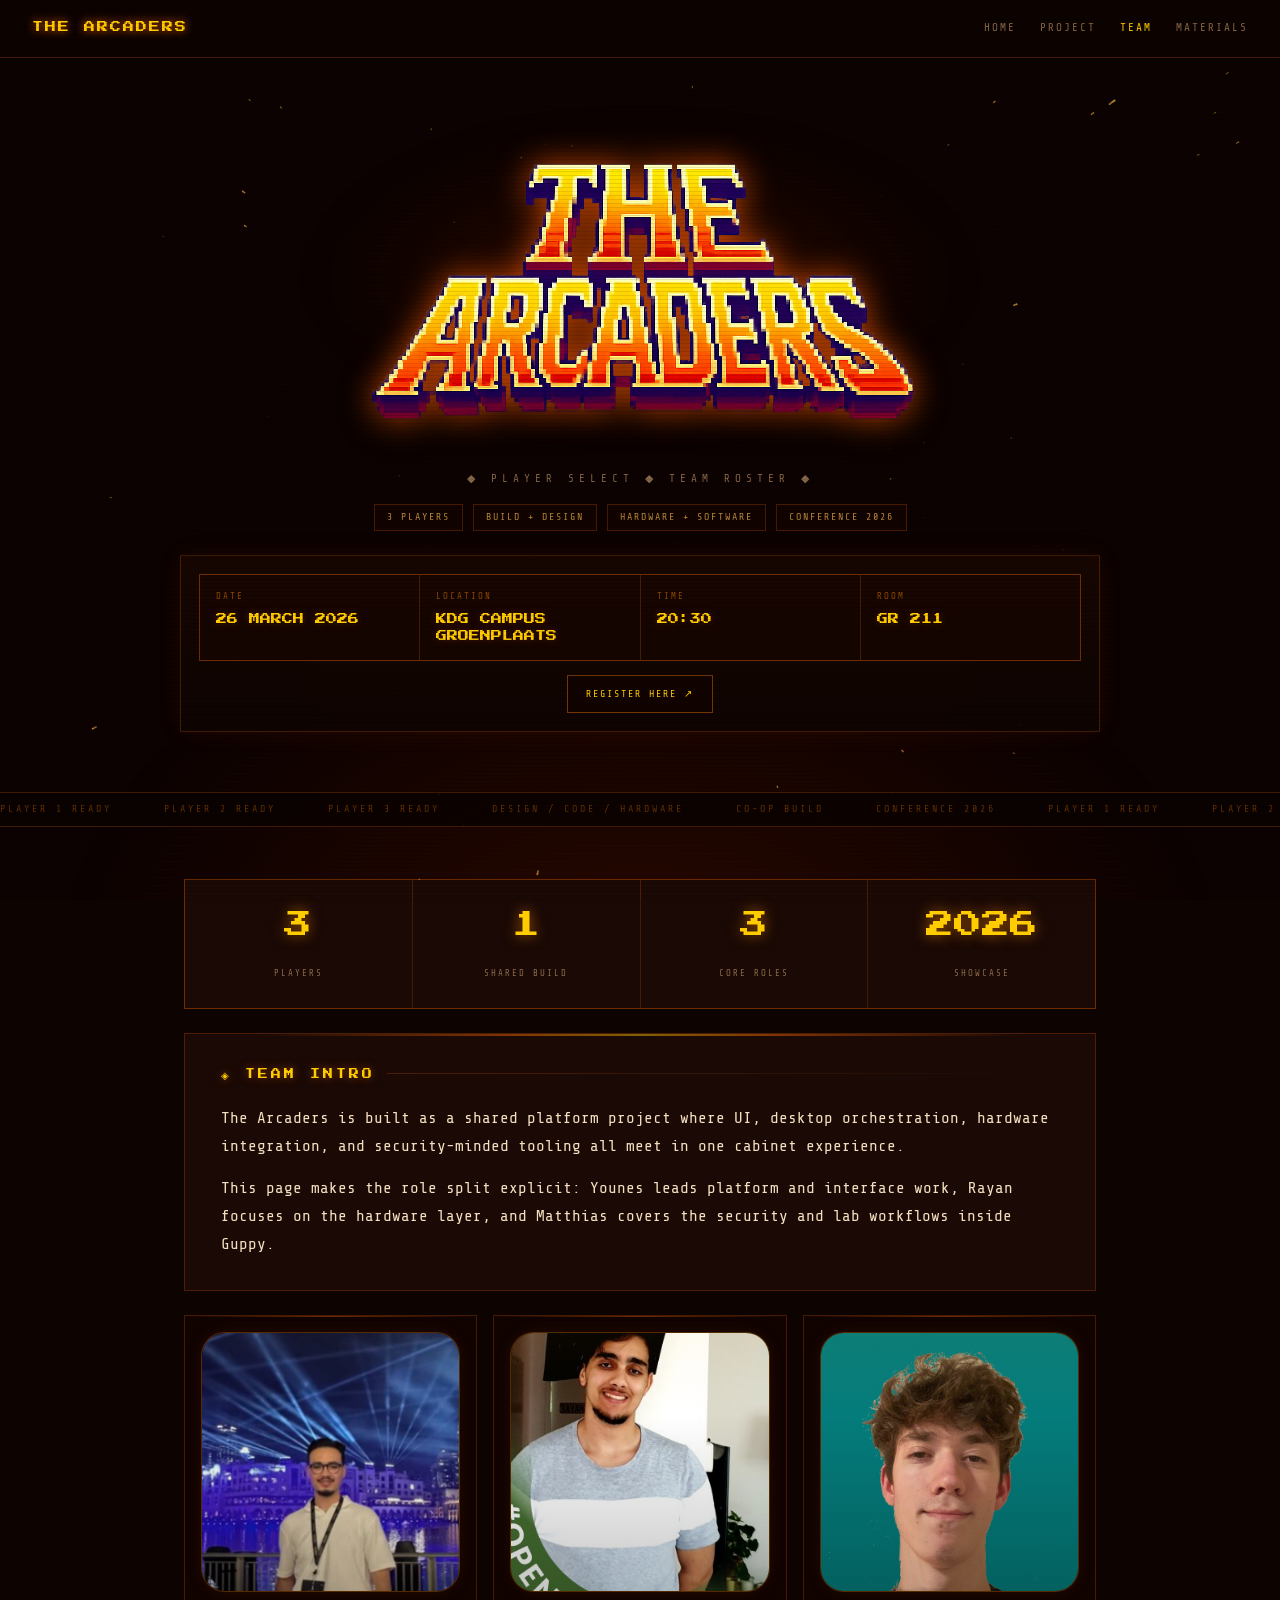
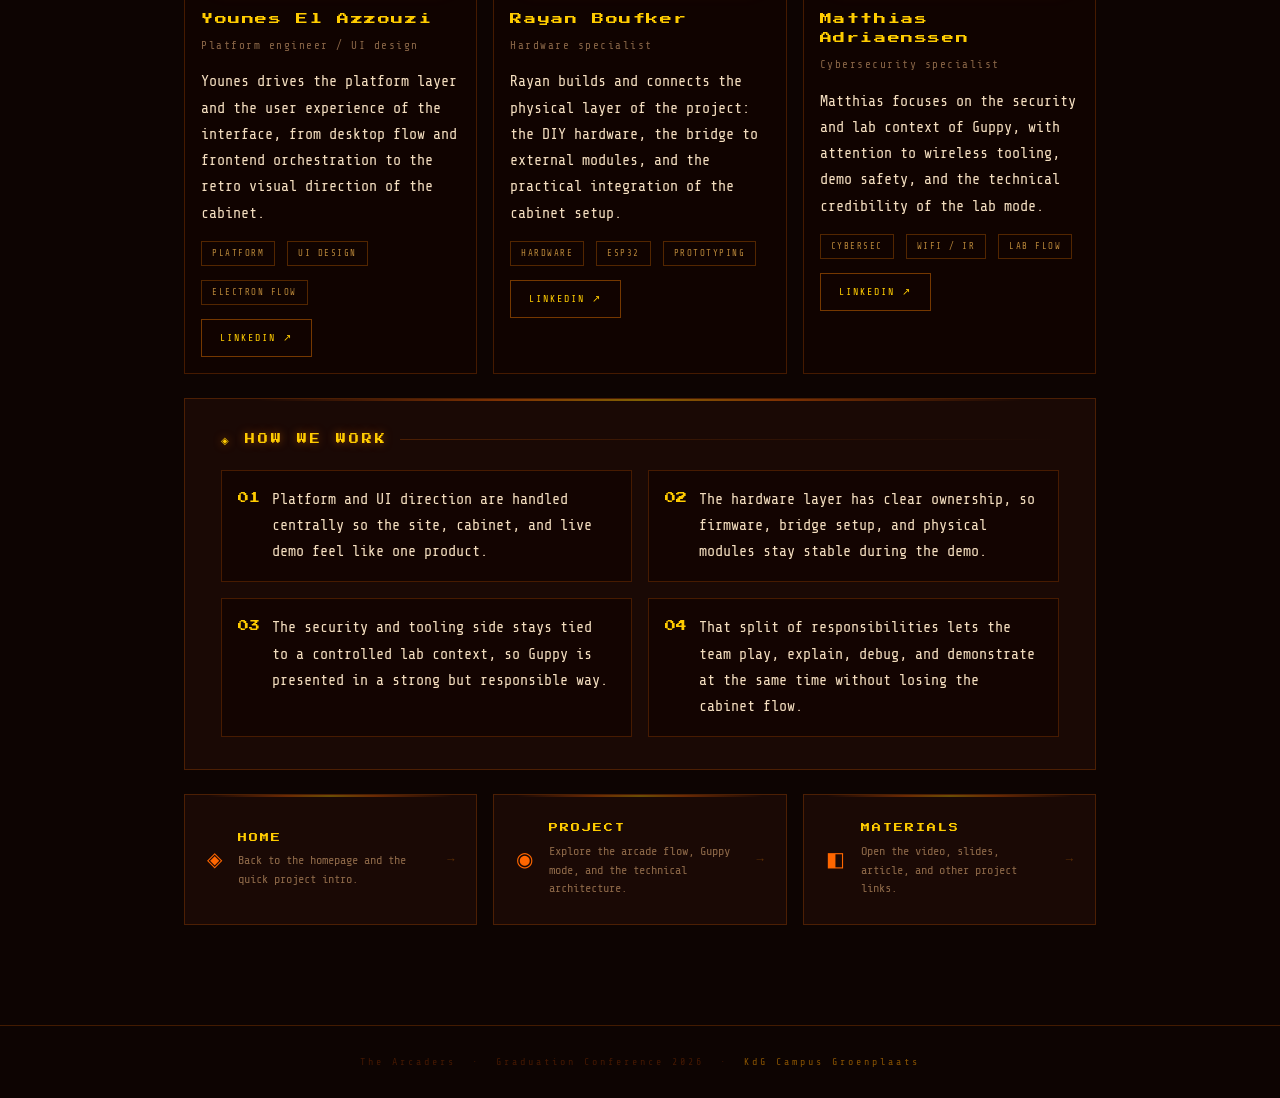
<file: team.html>
<!DOCTYPE html>
<html lang="en">
<head>
  <meta charset="UTF-8" />
  <meta name="viewport" content="width=device-width, initial-scale=1.0" />
  <title>THE ARCADERS - Team</title>
  <meta name="description" content="Meet the team behind The Arcaders and see how platform, hardware, and security-focused lab work are divided across the graduation project." />
  <meta name="theme-color" content="#0d0402" />
  <link rel="icon" type="image/png" href="assets/thearcaders_logo_cropped.png" />
  <link href="https://fonts.googleapis.com/css2?family=Press+Start+2P&amp;family=Share+Tech+Mono&amp;display=swap" rel="stylesheet" />
  <link rel="stylesheet" href="theme.css" />
</head>
<body>
  <canvas id="starfield"></canvas>
  <div class="fire-base"></div>

  <nav class="topbar">
    <a href="index.html" class="topbar-logo">THE ARCADERS</a>
    <div class="topbar-links">
      <a href="index.html">HOME</a>
      <a href="project.html">PROJECT</a>
      <a href="team.html" class="active">TEAM</a>
      <a href="materiaal.html">MATERIALS</a>
    </div>
  </nav>

  <section class="hero">
    <div class="hero-glow"></div>
    <img class="hero-logo" src="assets/thearcaders_logo_cropped.png" alt="The Arcaders" />
    <div class="hero-sub">◆ PLAYER SELECT ◆ TEAM ROSTER ◆</div>
    <div class="hero-badges">
      <span class="badge">3 PLAYERS</span>
      <span class="badge">BUILD + DESIGN</span>
      <span class="badge">HARDWARE + SOFTWARE</span>
      <span class="badge">CONFERENCE 2026</span>
    </div>
    <div class="event-panel">
      <div class="event-grid">
        <div class="event-item">
          <span class="event-key">DATE</span>
          <span class="event-value">26 MARCH 2026</span>
        </div>
        <div class="event-item">
          <span class="event-key">LOCATION</span>
          <span class="event-value">KDG CAMPUS GROENPLAATS</span>
        </div>
        <div class="event-item">
          <span class="event-key">TIME</span>
          <span class="event-value">20:30</span>
        </div>
        <div class="event-item">
          <span class="event-key">ROOM</span>
          <span class="event-value">GR 211</span>
        </div>
      </div>
      <a class="event-cta" href="https://www.tievents.be/student-conference/#concept" target="_blank" rel="noopener">REGISTER HERE ↗</a>
    </div>
  </section>

  <div class="ticker-wrap">
    <div class="ticker-inner">
      <span>PLAYER 1 READY</span><span>PLAYER 2 READY</span><span>PLAYER 3 READY</span>
      <span>DESIGN / CODE / HARDWARE</span><span>CO-OP BUILD</span><span>CONFERENCE 2026</span>
      <span>PLAYER 1 READY</span><span>PLAYER 2 READY</span><span>PLAYER 3 READY</span>
      <span>DESIGN / CODE / HARDWARE</span><span>CO-OP BUILD</span><span>CONFERENCE 2026</span>
    </div>
  </div>

  <main class="page">
    <div class="stats-row" data-reveal>
      <div class="stat-cell">
        <span class="stat-num">3</span>
        <span class="stat-label">PLAYERS</span>
      </div>
      <div class="stat-cell">
        <span class="stat-num">1</span>
        <span class="stat-label">SHARED BUILD</span>
      </div>
      <div class="stat-cell">
        <span class="stat-num">3</span>
        <span class="stat-label">CORE ROLES</span>
      </div>
      <div class="stat-cell">
        <span class="stat-num">2026</span>
        <span class="stat-label">SHOWCASE</span>
      </div>
    </div>

    <section class="card" data-reveal>
      <div class="section-label">◈ TEAM INTRO</div>
      <p class="card-text">The Arcaders is built as a shared platform project where UI, desktop orchestration, hardware integration, and security-minded tooling all meet in one cabinet experience.</p>
      <p class="card-text">This page makes the role split explicit: Younes leads platform and interface work, Rayan focuses on the hardware layer, and Matthias covers the security and lab workflows inside Guppy.</p>
    </section>

    <section class="profile-grid" data-reveal>
      <article class="profile-card">
        <div class="team-photo-frame profile-photo-frame">
          <img src="assets/younes.jpeg" alt="Younes El Azzouzi" class="team-photo-image team-photo-younes" />
        </div>
        <div class="profile-head profile-head-stacked">
          <div>
            <div class="profile-name">Younes El Azzouzi</div>
            <div class="profile-role">Platform engineer / UI design</div>
          </div>
        </div>
        <p class="profile-text">Younes drives the platform layer and the user experience of the interface, from desktop flow and frontend orchestration to the retro visual direction of the cabinet.</p>
        <div class="tag-row">
          <span class="tag">PLATFORM</span>
          <span class="tag">UI DESIGN</span>
          <span class="tag">ELECTRON FLOW</span>
        </div>
        <a href="https://www.linkedin.com/in/youneselazzouzi" target="_blank" rel="noopener" class="resource-link">LINKEDIN ↗</a>
      </article>

      <article class="profile-card">
        <div class="team-photo-frame profile-photo-frame">
          <img src="assets/rayan.jpeg" alt="Rayan Boufker" class="team-photo-image team-photo-rayan" />
        </div>
        <div class="profile-head profile-head-stacked">
          <div>
            <div class="profile-name">Rayan Boufker</div>
            <div class="profile-role">Hardware specialist</div>
          </div>
        </div>
        <p class="profile-text">Rayan builds and connects the physical layer of the project: the DIY hardware, the bridge to external modules, and the practical integration of the cabinet setup.</p>
        <div class="tag-row">
          <span class="tag">HARDWARE</span>
          <span class="tag">ESP32</span>
          <span class="tag">PROTOTYPING</span>
        </div>
        <a href="https://www.linkedin.com/in/rayan-boufker-657b2b168/" target="_blank" rel="noopener" class="resource-link">LINKEDIN ↗</a>
      </article>

      <article class="profile-card">
        <div class="team-photo-frame profile-photo-frame">
          <img src="assets/matthias.jpeg" alt="Matthias Adriaenssen" class="team-photo-image team-photo-matthias" />
        </div>
        <div class="profile-head profile-head-stacked">
          <div>
            <div class="profile-name">Matthias Adriaenssen</div>
            <div class="profile-role">Cybersecurity specialist</div>
          </div>
        </div>
        <p class="profile-text">Matthias focuses on the security and lab context of Guppy, with attention to wireless tooling, demo safety, and the technical credibility of the lab mode.</p>
        <div class="tag-row">
          <span class="tag">CYBERSEC</span>
          <span class="tag">WIFI / IR</span>
          <span class="tag">LAB FLOW</span>
        </div>
        <a href="https://www.linkedin.com/in/matthias-adriaenssen-aa9477317/" target="_blank" rel="noopener" class="resource-link">LINKEDIN ↗</a>
      </article>
    </section>

    <section class="card" data-reveal>
      <div class="section-label">◈ HOW WE WORK</div>
      <div class="list-grid">
        <div class="list-item">
          <div class="list-mark">01</div>
          <div class="list-text">Platform and UI direction are handled centrally so the site, cabinet, and live demo feel like one product.</div>
        </div>
        <div class="list-item">
          <div class="list-mark">02</div>
          <div class="list-text">The hardware layer has clear ownership, so firmware, bridge setup, and physical modules stay stable during the demo.</div>
        </div>
        <div class="list-item">
          <div class="list-mark">03</div>
          <div class="list-text">The security and tooling side stays tied to a controlled lab context, so Guppy is presented in a strong but responsible way.</div>
        </div>
        <div class="list-item">
          <div class="list-mark">04</div>
          <div class="list-text">That split of responsibilities lets the team play, explain, debug, and demonstrate at the same time without losing the cabinet flow.</div>
        </div>
      </div>
    </section>

    <div class="nav-grid" data-reveal>
      <a href="index.html" class="nav-card">
        <span class="nav-icon">◈</span>
        <div class="nav-body">
          <div class="nav-title">HOME</div>
          <div class="nav-desc">Back to the homepage and the quick project intro.</div>
        </div>
        <span class="nav-arrow">→</span>
      </a>
      <a href="project.html" class="nav-card">
        <span class="nav-icon">◉</span>
        <div class="nav-body">
          <div class="nav-title">PROJECT</div>
          <div class="nav-desc">Explore the arcade flow, Guppy mode, and the technical architecture.</div>
        </div>
        <span class="nav-arrow">→</span>
      </a>
      <a href="materiaal.html" class="nav-card">
        <span class="nav-icon">◧</span>
        <div class="nav-body">
          <div class="nav-title">MATERIALS</div>
          <div class="nav-desc">Open the video, slides, article, and other project links.</div>
        </div>
        <span class="nav-arrow">→</span>
      </a>
    </div>
  </main>

  <footer>
    The Arcaders &nbsp;·&nbsp; Graduation Conference 2026 &nbsp;·&nbsp; <em>KdG Campus Groenplaats</em>
  </footer>

  <script src="theme.js"></script>
</body>
</html>
</file>
<file: theme.css>
:root {
  --gold: #ffcc00;
  --orange: #ff6600;
  --red: #cc1100;
  --dark: #0d0402;
  --card: #1a0905;
  --border: rgba(255, 110, 0, 0.22);
  --text: #f5dfc0;
  --muted: rgba(255, 200, 140, 0.5);
}

*,
*::before,
*::after {
  box-sizing: border-box;
  margin: 0;
  padding: 0;
}

html {
  scroll-behavior: smooth;
}

body {
  background: var(--dark);
  color: var(--text);
  font-family: "Share Tech Mono", monospace;
  font-size: 18px;
  line-height: 1.65;
  min-height: 100vh;
  overflow-x: hidden;
}

a {
  color: inherit;
}

#starfield {
  position: fixed;
  inset: 0;
  z-index: 0;
  pointer-events: none;
}

.fire-base {
  position: fixed;
  bottom: 0;
  left: 0;
  right: 0;
  height: 40%;
  background: radial-gradient(ellipse at 50% 120%, rgba(180, 40, 0, 0.18) 0%, transparent 65%);
  pointer-events: none;
  z-index: 0;
}

body::before {
  content: "";
  position: fixed;
  inset: 0;
  background: repeating-linear-gradient(
    0deg,
    rgba(0, 0, 0, 0.09) 0px,
    rgba(0, 0, 0, 0.09) 1px,
    transparent 1px,
    transparent 4px
  );
  pointer-events: none;
  z-index: 200;
  animation: scan 6s linear infinite;
}

@keyframes scan {
  to {
    transform: translateY(4px);
  }
}

.topbar {
  position: sticky;
  top: 0;
  z-index: 150;
  background: rgba(13, 4, 2, 0.97);
  border-bottom: 1px solid var(--border);
  display: flex;
  align-items: center;
  justify-content: space-between;
  padding: 0 32px;
  min-height: 58px;
  gap: 18px;
  backdrop-filter: blur(8px);
}

.topbar-logo {
  font-family: "Press Start 2P", monospace;
  font-size: 11px;
  letter-spacing: 2px;
  color: var(--gold);
  text-decoration: none;
  text-shadow: 0 0 10px var(--orange);
  white-space: nowrap;
}

.topbar-links {
  display: flex;
  gap: 24px;
  flex-wrap: wrap;
  justify-content: flex-end;
}

.topbar-links a {
  font-size: 11px;
  letter-spacing: 2px;
  color: var(--muted);
  text-decoration: none;
  transition: color 0.2s;
}

.topbar-links a:hover,
.topbar-links a.active {
  color: var(--gold);
}

.hero {
  position: relative;
  z-index: 10;
  display: flex;
  flex-direction: column;
  align-items: center;
  padding: 80px 24px 60px;
  text-align: center;
}

.hero-glow {
  position: absolute;
  top: 30%;
  left: 50%;
  transform: translate(-50%, -50%);
  width: 700px;
  height: 300px;
  background: radial-gradient(ellipse, rgba(220, 60, 0, 0.16) 0%, transparent 65%);
  filter: blur(32px);
  pointer-events: none;
  animation: glow-breathe 3.5s ease-in-out infinite;
}

@keyframes glow-breathe {
  0%,
  100% {
    opacity: 0.7;
    transform: translate(-50%, -50%) scale(1);
  }
  50% {
    opacity: 1;
    transform: translate(-50%, -50%) scale(1.1);
  }
}

.hero-logo {
  max-width: min(580px, 88vw);
  height: auto;
  display: block;
  image-rendering: pixelated;
  position: relative;
  filter: drop-shadow(0 0 16px rgba(255, 90, 0, 0.75)) drop-shadow(0 5px 4px rgba(0, 0, 0, 0.95));
  animation: logo-float 4s ease-in-out infinite, logo-in 1s ease-out both;
}

@keyframes logo-float {
  0%,
  100% {
    transform: translateY(0);
  }
  50% {
    transform: translateY(-8px);
  }
}

@keyframes logo-in {
  from {
    opacity: 0;
    transform: translateY(-20px);
  }
  to {
    opacity: 1;
    transform: translateY(0);
  }
}

.hero-sub {
  margin-top: 18px;
  font-size: 11px;
  letter-spacing: 5px;
  color: var(--muted);
  animation: fade-up 0.8s ease-out 0.3s both;
}

.hero-badges {
  margin-top: 16px;
  display: flex;
  justify-content: center;
  gap: 10px;
  flex-wrap: wrap;
  animation: fade-up 0.8s ease-out 0.5s both;
}

.badge {
  font-size: 10px;
  letter-spacing: 2px;
  padding: 4px 12px;
  border: 1px solid var(--border);
  color: rgba(255, 190, 80, 0.7);
  background: rgba(20, 5, 0, 0.7);
}

.hero-copy-panel {
  margin-top: 24px;
  width: min(980px, 100%);
  border: 1px solid var(--border);
  background: linear-gradient(180deg, rgba(24, 7, 2, 0.86), rgba(12, 4, 1, 0.92));
  padding: 24px 28px;
  box-shadow: 0 0 28px rgba(255, 100, 0, 0.08);
}

.hero-lead {
  max-width: 34ch;
  margin: 0 auto;
  font-size: clamp(16px, 2.1vw, 22px);
  line-height: 1.75;
  color: #fff1d8;
}

.hero-note {
  max-width: 78ch;
  margin: 14px auto 0;
  font-size: 14px;
  line-height: 1.85;
  color: var(--muted);
}

.hero-jumps {
  margin-top: 18px;
  display: flex;
  justify-content: center;
  gap: 10px;
  flex-wrap: wrap;
}

.hero-jump {
  display: inline-block;
  padding: 7px 14px;
  border: 1px solid rgba(255, 130, 0, 0.34);
  background: rgba(18, 4, 0, 0.74);
  color: var(--gold);
  text-decoration: none;
  font-size: 9px;
  letter-spacing: 2px;
  transition: transform 0.2s, border-color 0.2s, box-shadow 0.2s;
}

.hero-jump:hover {
  transform: translateY(-2px);
  border-color: rgba(255, 180, 0, 0.65);
  box-shadow: 0 0 18px rgba(255, 120, 0, 0.14);
}

.hero-jump-hack {
  border-color: rgba(98, 255, 179, 0.32);
  color: rgba(165, 255, 219, 0.9);
  background: rgba(4, 13, 10, 0.82);
}

.hero-jump-hack:hover {
  border-color: rgba(98, 255, 179, 0.58);
  box-shadow: 0 0 18px rgba(72, 255, 182, 0.14);
}

.event-panel {
  margin-top: 24px;
  width: min(920px, 100%);
  border: 1px solid var(--border);
  background: linear-gradient(180deg, rgba(24, 7, 2, 0.88), rgba(14, 4, 1, 0.94));
  padding: 18px;
  animation: fade-up 0.8s ease-out 0.7s both;
  box-shadow: 0 0 24px rgba(255, 90, 0, 0.08);
}

.event-grid {
  display: grid;
  grid-template-columns: repeat(4, 1fr);
  gap: 1px;
  background: var(--border);
  border: 1px solid var(--border);
  margin-bottom: 14px;
}

.event-item {
  background: rgba(18, 4, 0, 0.92);
  padding: 14px 16px;
  text-align: left;
}

.event-key {
  display: block;
  font-size: 9px;
  letter-spacing: 2px;
  color: rgba(255, 140, 0, 0.5);
  margin-bottom: 7px;
}

.event-value {
  display: block;
  font-family: "Press Start 2P", monospace;
  font-size: 11px;
  line-height: 1.6;
  color: var(--gold);
  text-shadow: 0 0 8px rgba(255, 120, 0, 0.25);
}

.event-cta,
.page-link,
.resource-link {
  display: inline-block;
  font-size: 10px;
  letter-spacing: 2px;
  padding: 10px 18px;
  border: 1px solid rgba(255, 130, 0, 0.42);
  color: var(--gold);
  text-decoration: none;
  background: rgba(18, 4, 0, 0.88);
  transition: transform 0.2s, border-color 0.2s, box-shadow 0.2s;
}

.event-cta:hover,
.page-link:hover,
.resource-link:hover {
  transform: translateY(-2px);
  border-color: rgba(255, 180, 0, 0.7);
  box-shadow: 0 0 18px rgba(255, 120, 0, 0.18);
}

.resource-link.is-disabled {
  cursor: default;
  opacity: 0.68;
  border-style: dashed;
  color: rgba(255, 190, 80, 0.58);
  pointer-events: none;
}

.resource-link.is-disabled:hover {
  transform: none;
  border-color: rgba(255, 130, 0, 0.42);
  box-shadow: none;
}

@keyframes fade-up {
  from {
    opacity: 0;
    transform: translateY(10px);
  }
  to {
    opacity: 1;
    transform: none;
  }
}

.ticker-wrap {
  position: relative;
  z-index: 10;
  overflow: hidden;
  border-top: 1px solid var(--border);
  border-bottom: 1px solid var(--border);
  background: rgba(10, 3, 0, 0.85);
  padding: 8px 0;
}

.ticker-inner {
  display: flex;
  gap: 52px;
  white-space: nowrap;
  animation: ticker 22s linear infinite;
  font-size: 10px;
  letter-spacing: 3px;
  color: rgba(200, 100, 0, 0.45);
}

@keyframes ticker {
  from {
    transform: translateX(0);
  }
  to {
    transform: translateX(-50%);
  }
}

.page {
  position: relative;
  z-index: 10;
  max-width: 960px;
  margin: 0 auto;
  padding: 52px 24px 100px;
  display: flex;
  flex-direction: column;
  gap: 24px;
}

.page-wide {
  max-width: 1320px;
}

[data-reveal] {
  opacity: 0;
  transform: translateY(20px);
  transition: opacity 0.6s ease, transform 0.6s ease;
}

[data-reveal].visible {
  opacity: 1;
  transform: translateY(0);
}

.section-label {
  font-family: "Press Start 2P", monospace;
  font-size: 10px;
  letter-spacing: 3px;
  color: var(--gold);
  text-shadow: 0 0 8px rgba(255, 120, 0, 0.5);
  margin-bottom: 22px;
  display: flex;
  align-items: center;
  gap: 12px;
}

.section-label::after {
  content: "";
  flex: 1;
  height: 1px;
  background: linear-gradient(90deg, var(--border), transparent);
}

.card {
  background: var(--card);
  border: 1px solid var(--border);
  padding: 32px 36px;
  position: relative;
  overflow: hidden;
}

.card::before {
  content: "";
  position: absolute;
  top: 0;
  left: 0;
  right: 0;
  height: 2px;
  background: linear-gradient(
    90deg,
    transparent 8%,
    var(--orange) 35%,
    var(--gold) 50%,
    var(--orange) 65%,
    transparent 92%
  );
  opacity: 0.45;
}

.stats-row {
  display: grid;
  grid-template-columns: repeat(4, 1fr);
  gap: 1px;
  border: 1px solid var(--border);
  background: var(--border);
  overflow: hidden;
}

.stat-cell {
  background: var(--card);
  padding: 22px 18px;
  text-align: center;
}

.stat-num {
  font-family: "Press Start 2P", monospace;
  font-size: clamp(18px, 3vw, 28px);
  color: var(--gold);
  text-shadow: 0 0 14px rgba(255, 140, 0, 0.6);
  display: block;
  margin-bottom: 8px;
  transition: text-shadow 0.3s;
}

.stat-cell:hover .stat-num {
  text-shadow: 0 0 24px rgba(255, 160, 0, 0.9);
}

.stat-label {
  font-size: 9px;
  letter-spacing: 2px;
  color: var(--muted);
}

.preview-grid {
  display: grid;
  grid-template-columns: 1fr 1fr;
  gap: 3px;
  border: 1px solid var(--border);
  overflow: hidden;
  margin-bottom: 24px;
}

.preview-pane {
  background: rgba(10, 2, 0, 0.9);
  padding: 22px 20px;
  position: relative;
  overflow: hidden;
  min-height: 160px;
  display: flex;
  flex-direction: column;
  justify-content: flex-end;
  transition: background 0.3s;
}

.preview-pane:hover {
  background: rgba(18, 5, 0, 0.95);
}

.fake-screen {
  position: absolute;
  inset: 0;
  padding: 14px;
  display: flex;
  flex-direction: column;
  gap: 5px;
  font-size: 9px;
  letter-spacing: 1px;
  overflow: hidden;
}

.fake-line {
  color: rgba(0, 200, 100, 0.45);
  white-space: nowrap;
  animation: line-flick 6s ease-in-out infinite;
}

.fake-line:nth-child(1) {
  animation-delay: 0s;
}

.fake-line:nth-child(2) {
  animation-delay: 0.4s;
}

.fake-line:nth-child(3) {
  animation-delay: 0.8s;
}

.fake-line:nth-child(4) {
  animation-delay: 1.2s;
}

.fake-line:nth-child(5) {
  animation-delay: 1.6s;
}

@keyframes line-flick {
  0%,
  90% {
    opacity: 1;
  }
  92% {
    opacity: 0.3;
  }
  94% {
    opacity: 1;
  }
}

.fake-arcade {
  position: absolute;
  inset: 0;
  display: flex;
  align-items: center;
  justify-content: center;
  overflow: hidden;
}

.wheel-dot {
  position: absolute;
  width: 8px;
  height: 8px;
  border-radius: 50%;
  background: var(--orange);
  box-shadow: 0 0 8px var(--orange);
  animation: wheel-spin 4s linear infinite;
}

@keyframes wheel-spin {
  from {
    transform: rotate(0deg) translateX(55px);
  }
  to {
    transform: rotate(360deg) translateX(55px);
  }
}

.wheel-dot:nth-child(1) {
  animation-delay: 0s;
  background: #ffcc00;
  box-shadow: 0 0 8px #ffcc00;
}

.wheel-dot:nth-child(2) {
  animation-delay: -0.66s;
  background: #ff6600;
}

.wheel-dot:nth-child(3) {
  animation-delay: -1.33s;
  background: #ff2200;
}

.wheel-dot:nth-child(4) {
  animation-delay: -2s;
  background: #ffcc00;
}

.wheel-dot:nth-child(5) {
  animation-delay: -2.66s;
  background: #ff6600;
}

.wheel-dot:nth-child(6) {
  animation-delay: -3.33s;
  background: #ff2200;
}

.wheel-center {
  width: 36px;
  height: 36px;
  border-radius: 50%;
  border: 2px solid rgba(255, 140, 0, 0.5);
  display: flex;
  align-items: center;
  justify-content: center;
  font-family: "Press Start 2P", monospace;
  font-size: 6px;
  color: var(--gold);
  position: relative;
  z-index: 1;
}

.preview-label {
  position: relative;
  z-index: 2;
  font-family: "Press Start 2P", monospace;
  font-size: 8px;
  letter-spacing: 2px;
  color: var(--gold);
  margin-bottom: 5px;
}

.preview-desc {
  position: relative;
  z-index: 2;
  font-size: 12px;
  color: var(--muted);
  line-height: 1.5;
}

.preview-link {
  position: relative;
  z-index: 2;
  display: inline-block;
  margin-top: 10px;
  font-size: 9px;
  letter-spacing: 2px;
  padding: 5px 12px;
  border: 1px solid rgba(255, 130, 0, 0.35);
  color: rgba(255, 190, 80, 0.75);
  text-decoration: none;
  background: rgba(18, 4, 0, 0.8);
  transition: border-color 0.2s, color 0.2s;
}

.preview-link:hover {
  border-color: rgba(255, 160, 0, 0.6);
  color: var(--gold);
}

.section-intro {
  margin-bottom: 22px;
}

.mode-grid {
  display: grid;
  grid-template-columns: repeat(2, 1fr);
  gap: 16px;
}

.mode-card {
  position: relative;
  overflow: hidden;
  border: 1px solid var(--border);
  padding: 24px;
  background: radial-gradient(circle at top right, rgba(255, 120, 0, 0.12), transparent 42%), rgba(18, 4, 0, 0.92);
  min-height: 100%;
  display: flex;
  flex-direction: column;
  transition: transform 0.25s, border-color 0.25s, box-shadow 0.25s;
}

.mode-card:hover {
  transform: translateY(-4px);
  border-color: rgba(255, 150, 0, 0.48);
  box-shadow: 0 0 24px rgba(255, 110, 0, 0.08);
}

.mode-card::before {
  content: "";
  position: absolute;
  inset: 0;
  background: linear-gradient(135deg, rgba(255, 180, 0, 0.05), transparent 42%);
  pointer-events: none;
}

.guppy-mode {
  border-color: rgba(98, 255, 179, 0.22);
  background: radial-gradient(circle at top right, rgba(64, 255, 176, 0.12), transparent 42%), linear-gradient(180deg, rgba(5, 18, 12, 0.95), rgba(3, 10, 8, 0.97));
}

.guppy-mode:hover {
  border-color: rgba(98, 255, 179, 0.46);
  box-shadow: 0 0 24px rgba(64, 255, 176, 0.08);
}

.guppy-mode::before {
  background: linear-gradient(135deg, rgba(98, 255, 179, 0.06), transparent 42%);
}

.mode-kicker {
  display: block;
  margin-bottom: 12px;
  font-size: 9px;
  letter-spacing: 2px;
  color: rgba(255, 160, 0, 0.6);
}

.guppy-mode .mode-kicker {
  color: rgba(146, 255, 209, 0.66);
}

.mode-title {
  font-family: "Press Start 2P", monospace;
  font-size: 14px;
  line-height: 1.8;
  color: var(--gold);
  margin-bottom: 14px;
}

.guppy-mode .mode-title {
  color: #abffd8;
  text-shadow: 0 0 12px rgba(76, 255, 182, 0.18);
}

.mode-text {
  font-size: 15px;
  line-height: 1.8;
  color: var(--text);
  margin-bottom: 18px;
}

.guppy-mode .mode-text {
  color: rgba(225, 255, 238, 0.84);
}

.mode-chip-row {
  display: flex;
  gap: 8px;
  flex-wrap: wrap;
  margin-bottom: 18px;
}

.mode-chip {
  display: inline-block;
  padding: 5px 10px;
  border: 1px solid rgba(255, 130, 0, 0.28);
  background: rgba(18, 4, 0, 0.72);
  color: rgba(255, 190, 80, 0.74);
  font-size: 9px;
  letter-spacing: 1.8px;
}

.guppy-mode .mode-chip {
  border-color: rgba(98, 255, 179, 0.24);
  background: rgba(4, 12, 9, 0.8);
  color: rgba(170, 255, 219, 0.84);
}

.mode-visual {
  margin-bottom: 18px;
}

.mode-card .preview-link {
  margin-top: auto;
  align-self: flex-start;
}

.display-pane {
  justify-content: center;
}

.preview-copy-pane {
  justify-content: flex-start;
}

.preview-desc-lg {
  font-size: 15px;
  line-height: 1.8;
  color: var(--text);
}

.display-shell {
  position: relative;
  z-index: 2;
  border: 1px solid rgba(255, 130, 0, 0.34);
  background: linear-gradient(180deg, rgba(22, 6, 1, 0.95), rgba(10, 3, 0, 0.98));
  min-height: 276px;
  padding: 16px;
  display: flex;
  flex-direction: column;
  justify-content: space-between;
  gap: 14px;
  box-shadow: inset 0 0 0 1px rgba(255, 140, 0, 0.06), 0 0 30px rgba(255, 100, 0, 0.08);
}

.display-shell-compact {
  min-height: 178px;
}

.display-arcade {
  border-color: rgba(255, 160, 0, 0.36);
  background: radial-gradient(circle at top center, rgba(255, 140, 0, 0.14), transparent 40%), linear-gradient(180deg, rgba(24, 8, 2, 0.95), rgba(10, 3, 0, 0.98));
}

.display-guppy {
  border-color: rgba(98, 255, 179, 0.3);
  background: radial-gradient(circle at top center, rgba(64, 255, 176, 0.12), transparent 40%), linear-gradient(180deg, rgba(5, 18, 12, 0.96), rgba(3, 9, 7, 0.98));
  box-shadow: inset 0 0 0 1px rgba(98, 255, 179, 0.06), 0 0 30px rgba(64, 255, 176, 0.08);
}

.display-header,
.display-status {
  display: flex;
  gap: 8px;
  flex-wrap: wrap;
  align-items: center;
}

.display-header span,
.display-status span {
  padding: 4px 8px;
  border: 1px solid rgba(255, 140, 0, 0.22);
  background: rgba(18, 4, 0, 0.7);
  color: rgba(255, 198, 112, 0.72);
  font-size: 9px;
  letter-spacing: 1.8px;
}

.display-guppy .display-header span,
.display-status-hack span {
  border-color: rgba(98, 255, 179, 0.22);
  background: rgba(4, 12, 9, 0.74);
  color: rgba(165, 255, 219, 0.84);
}

.arcade-carousel {
  display: grid;
  gap: 10px;
}

.arcade-slot {
  padding: 12px 14px;
  border: 1px solid rgba(255, 130, 0, 0.22);
  background: rgba(12, 4, 0, 0.76);
  color: rgba(255, 221, 170, 0.72);
  font-family: "Press Start 2P", monospace;
  font-size: 10px;
  line-height: 1.7;
}

.arcade-slot-active {
  border-color: rgba(255, 210, 0, 0.52);
  color: var(--gold);
  box-shadow: 0 0 18px rgba(255, 130, 0, 0.12);
}

.display-shell-compact .arcade-slot {
  padding: 10px 12px;
  font-size: 9px;
}

.terminal-stack {
  display: flex;
  flex-direction: column;
  gap: 8px;
  font-size: 11px;
  line-height: 1.6;
}

.terminal-line {
  color: rgba(168, 255, 220, 0.84);
}

.terminal-line-muted {
  color: rgba(132, 222, 185, 0.58);
}

.terminal-prompt {
  color: #7dffd0;
  margin-right: 8px;
}

.capability-grid {
  display: grid;
  grid-template-columns: repeat(2, 1fr);
  gap: 12px;
  margin-top: 18px;
}

.capability-card {
  border: 1px solid var(--border);
  background: rgba(18, 4, 0, 0.82);
  padding: 14px;
}

.capability-card-hack {
  border-color: rgba(98, 255, 179, 0.22);
  background: rgba(4, 12, 9, 0.82);
}

.capability-label {
  display: block;
  margin-bottom: 8px;
  font-size: 9px;
  letter-spacing: 2px;
  color: rgba(255, 140, 0, 0.54);
}

.capability-card-hack .capability-label {
  color: rgba(146, 255, 209, 0.68);
}

.capability-text {
  font-size: 14px;
  line-height: 1.7;
  color: var(--text);
}

.capability-card-hack .capability-text {
  color: rgba(225, 255, 238, 0.84);
}

.preview-pane::before,
.resource-card::before,
.profile-card::before {
  content: "";
  position: absolute;
  top: 0;
  left: 0;
  right: 0;
  height: 1px;
  background: linear-gradient(90deg, transparent, rgba(255, 100, 0, 0.4), transparent);
}

.team-strip {
  display: grid;
  grid-template-columns: repeat(3, 1fr);
  gap: 16px;
}

.player-mini {
  border: 1px solid var(--border);
  background: rgba(18, 4, 0, 0.9);
  padding: 22px 16px 18px;
  text-align: center;
  text-decoration: none;
  color: inherit;
  display: block;
  position: relative;
  overflow: hidden;
  transition: border-color 0.25s, transform 0.25s;
}

.player-mini:hover {
  border-color: rgba(255, 140, 0, 0.5);
  transform: translateY(-4px);
}

.team-strip-photos .player-mini {
  display: flex;
  flex-direction: column;
  align-items: center;
}

.player-mini::before {
  content: "";
  position: absolute;
  top: 0;
  left: 0;
  right: 0;
  height: 2px;
  background: linear-gradient(90deg, transparent, var(--orange), transparent);
  opacity: 0;
  transition: opacity 0.3s;
}

.player-mini:hover::before {
  opacity: 0.7;
}

.mini-num {
  font-size: 9px;
  letter-spacing: 2px;
  color: rgba(255, 140, 0, 0.35);
  margin-bottom: 12px;
  font-family: "Press Start 2P", monospace;
}

.team-photo-frame {
  position: relative;
  overflow: hidden;
  border: 1px solid rgba(255, 140, 0, 0.28);
  background: #120400;
  box-shadow: inset 0 0 0 1px rgba(255, 160, 0, 0.06), 0 0 18px rgba(255, 100, 0, 0.08);
}

.team-photo-frame::after {
  content: "";
  position: absolute;
  inset: 0;
  background: linear-gradient(180deg, rgba(255, 160, 0, 0.04), transparent 32%, rgba(0, 0, 0, 0.22));
  pointer-events: none;
}

.team-photo-mini {
  width: 96px;
  height: 96px;
  margin: 0 auto 14px;
  border-radius: 20px;
}

.team-photo-image {
  width: 100%;
  height: 100%;
  object-fit: cover;
  display: block;
  transform-origin: center top;
}

.team-photo-younes {
  object-position: center 18%;
  transform: scale(1.42);
}

.team-photo-rayan {
  object-position: center 14%;
  transform: scale(1.26);
}

.team-photo-matthias {
  object-position: center 12%;
  transform: scale(1.2);
}

.mini-avatar,
.profile-avatar {
  border-radius: 50%;
  background: linear-gradient(135deg, #8b1a00, var(--orange), var(--gold));
  display: flex;
  align-items: center;
  justify-content: center;
  font-family: "Press Start 2P", monospace;
  color: #fff;
  text-shadow: 0 0 8px #fff;
  box-shadow: 0 0 0 1px rgba(255, 110, 0, 0.3), 0 0 14px rgba(255, 80, 0, 0.25);
  position: relative;
  transition: box-shadow 0.3s;
  overflow: hidden;
}

.mini-avatar {
  width: 56px;
  height: 56px;
  margin: 0 auto 12px;
  font-size: 13px;
}

.mini-avatar-photo,
.profile-avatar-photo {
  background: #120400;
  text-shadow: none;
}

.mini-avatar-image,
.profile-avatar-image {
  width: 100%;
  height: 100%;
  object-fit: cover;
  border-radius: 50%;
  display: block;
}

.mini-avatar::after,
.profile-avatar::after {
  content: "";
  position: absolute;
  inset: -5px;
  border-radius: 50%;
  border: 1px dashed rgba(255, 140, 0, 0.3);
  animation: ring-spin 8s linear infinite;
}

@keyframes ring-spin {
  to {
    transform: rotate(360deg);
  }
}

.player-mini:hover .mini-avatar,
.profile-card:hover .profile-avatar {
  box-shadow: 0 0 0 2px var(--gold), 0 0 22px rgba(255, 150, 0, 0.5);
}

.mini-name {
  font-size: 12px;
  letter-spacing: 1.8px;
  color: #ffe8c0;
  margin-bottom: 4px;
}

.mini-role {
  font-size: 11px;
  color: var(--muted);
  letter-spacing: 1.2px;
  margin-bottom: 12px;
}

.mini-li,
.tag {
  font-size: 9px;
  letter-spacing: 1.5px;
  padding: 4px 10px;
  border: 1px solid rgba(255, 130, 0, 0.28);
  color: rgba(255, 190, 80, 0.7);
  background: rgba(18, 4, 0, 0.7);
  display: inline-block;
  text-decoration: none;
}

.player-mini:hover .mini-li {
  color: var(--gold);
  border-color: rgba(255, 160, 0, 0.5);
}

.nav-grid {
  display: grid;
  grid-template-columns: repeat(3, 1fr);
  gap: 16px;
}

.nav-card {
  border: 1px solid var(--border);
  background: var(--card);
  padding: 26px 22px;
  text-decoration: none;
  color: inherit;
  display: flex;
  align-items: center;
  gap: 16px;
  position: relative;
  transition: border-color 0.25s, transform 0.25s;
}

.nav-card:hover {
  border-color: rgba(255, 140, 0, 0.5);
  transform: translateY(-3px);
}

.nav-card::before {
  content: "";
  position: absolute;
  top: 0;
  left: 0;
  right: 0;
  height: 2px;
  background: linear-gradient(
    90deg,
    transparent 8%,
    var(--orange) 35%,
    var(--gold) 50%,
    var(--orange) 65%,
    transparent 92%
  );
  opacity: 0.35;
  transition: opacity 0.3s;
}

.nav-card:hover::before {
  opacity: 0.75;
}

.nav-icon {
  font-size: 20px;
  color: var(--orange);
  flex-shrink: 0;
  transition: color 0.2s, transform 0.2s;
}

.nav-card:hover .nav-icon {
  color: var(--gold);
  transform: scale(1.15);
}

.nav-body {
  flex: 1;
}

.nav-title {
  font-family: "Press Start 2P", monospace;
  font-size: 9px;
  letter-spacing: 2px;
  color: var(--gold);
  margin-bottom: 6px;
}

.nav-desc {
  font-size: 12px;
  color: var(--muted);
  line-height: 1.55;
}

.nav-arrow {
  font-size: 12px;
  color: rgba(255, 140, 0, 0.3);
  transition: color 0.2s, transform 0.2s;
}

.nav-card:hover .nav-arrow {
  color: var(--gold);
  transform: translateX(4px);
}

.card-text {
  font-size: 16px;
  line-height: 1.75;
  color: var(--text);
}

.article-flow {
  display: grid;
  gap: 18px;
}

.article-paragraph {
  max-width: 72ch;
}

.article-question {
  max-width: 72ch;
  padding: 18px 20px;
  border: 1px solid rgba(255, 160, 0, 0.3);
  background: linear-gradient(180deg, rgba(24, 8, 2, 0.95), rgba(10, 3, 0, 0.98));
  color: var(--text);
  font-size: 15px;
  line-height: 1.75;
  box-shadow: inset 0 0 0 1px rgba(255, 140, 0, 0.06);
}

.article-heading {
  max-width: 72ch;
  font-family: "Press Start 2P", monospace;
  font-size: 10px;
  line-height: 1.9;
  letter-spacing: 2px;
  color: var(--gold);
}

.article-references {
  max-width: 72ch;
  padding-left: 22px;
  display: grid;
  gap: 10px;
}

.article-reference {
  color: var(--text);
  font-size: 15px;
  line-height: 1.75;
}

.article-reference a {
  color: var(--gold);
  text-decoration: none;
  word-break: break-word;
}

.article-reference a:hover {
  color: #ffe082;
}

.card-text + .card-text {
  margin-top: 14px;
}

.split-grid {
  display: grid;
  grid-template-columns: 1.15fr 0.85fr;
  gap: 16px;
}

.detail-list,
.stack-grid,
.resource-grid,
.profile-grid,
.list-grid {
  display: grid;
  gap: 16px;
}

.detail-list {
  grid-template-columns: repeat(2, 1fr);
}

.detail-item,
.stack-card,
.profile-card,
.list-item {
  border: 1px solid var(--border);
  background: rgba(18, 4, 0, 0.86);
  padding: 16px;
}

.detail-name,
.stack-type,
.resource-type {
  display: block;
  font-size: 9px;
  letter-spacing: 2px;
  color: rgba(255, 140, 0, 0.5);
  margin-bottom: 8px;
}

.detail-value,
.stack-title,
.resource-title,
.profile-name {
  font-family: "Press Start 2P", monospace;
  color: var(--gold);
}

.detail-value {
  font-size: 11px;
  line-height: 1.7;
}

.stack-grid {
  grid-template-columns: repeat(4, 1fr);
}

.architecture-grid {
  grid-template-columns: repeat(3, 1fr);
}

.stack-title {
  font-size: 11px;
  line-height: 1.6;
  margin-bottom: 10px;
}

.stack-text,
.resource-text,
.profile-text,
.list-text {
  font-size: 15px;
  line-height: 1.75;
  color: var(--text);
}

.page-actions,
.tag-row {
  display: flex;
  gap: 10px;
  flex-wrap: wrap;
}

.page-actions {
  margin-top: 22px;
}

.tag-row {
  column-gap: 12px;
  row-gap: 14px;
  margin-top: 6px;
}

.profile-grid {
  grid-template-columns: repeat(3, 1fr);
}

.profile-card {
  position: relative;
  overflow: hidden;
  transition: border-color 0.25s, transform 0.25s;
}

.profile-card:hover {
  border-color: rgba(255, 140, 0, 0.5);
  transform: translateY(-4px);
}

.profile-head {
  display: flex;
  align-items: center;
  gap: 16px;
  margin-bottom: 18px;
}

.profile-head-stacked {
  margin-bottom: 14px;
}

.profile-avatar {
  width: 72px;
  height: 72px;
  font-size: 15px;
  flex-shrink: 0;
}

.profile-photo-frame {
  width: 100%;
  aspect-ratio: 1 / 1;
  margin-bottom: 18px;
  border-radius: 24px;
}

.profile-name {
  font-size: 12px;
  letter-spacing: 1.6px;
  line-height: 1.6;
  margin-bottom: 8px;
}

.profile-role {
  font-size: 11px;
  line-height: 1.7;
  color: var(--muted);
  letter-spacing: 1.5px;
}

.profile-text {
  margin-bottom: 14px;
}

.profile-card .resource-link {
  margin-top: 14px;
}

.resource-grid {
  grid-template-columns: repeat(2, 1fr);
}

.video-section {
  display: flex;
  flex-direction: column;
  gap: 18px;
}

.resource-card {
  border: 1px solid var(--border);
  background: rgba(18, 4, 0, 0.9);
  padding: 24px;
  position: relative;
  overflow: hidden;
  min-height: 230px;
  display: flex;
  flex-direction: column;
}

.resource-soon {
  position: absolute;
  top: 16px;
  right: 16px;
  font-size: 9px;
  letter-spacing: 2px;
  color: rgba(255, 140, 0, 0.7);
  border: 1px solid rgba(255, 130, 0, 0.35);
  padding: 4px 8px;
  background: rgba(18, 4, 0, 0.88);
}

.resource-title {
  font-size: 12px;
  line-height: 1.6;
  margin-bottom: 12px;
  max-width: 16ch;
}

.resource-text {
  margin-bottom: 14px;
  flex: 1;
}

.resource-meta {
  font-size: 10px;
  letter-spacing: 2px;
  color: var(--muted);
  margin-bottom: 16px;
}

.video-shell {
  border: 1px solid var(--border);
  background: rgba(10, 2, 0, 0.94);
  padding: 12px;
  box-shadow: inset 0 0 0 1px rgba(255, 110, 0, 0.08), 0 0 28px rgba(255, 100, 0, 0.08);
}

.project-video {
  display: block;
  width: 100%;
  aspect-ratio: 16 / 9;
  border: 1px solid rgba(255, 130, 0, 0.25);
  background: #050100;
}

.video-actions {
  display: flex;
  gap: 10px;
  flex-wrap: wrap;
}

.pdf-viewer-shell {
  position: relative;
  z-index: 10;
  border: 1px solid var(--border);
  background: rgba(18, 4, 0, 0.92);
  padding: 16px;
  box-shadow: 0 0 28px rgba(255, 100, 0, 0.08);
}

.pdf-viewer-shell::before {
  content: "";
  position: absolute;
  top: 0;
  left: 0;
  right: 0;
  height: 2px;
  background: linear-gradient(
    90deg,
    transparent 8%,
    var(--orange) 35%,
    var(--gold) 50%,
    var(--orange) 65%,
    transparent 92%
  );
  opacity: 0.45;
}

.pdf-frame {
  display: block;
  width: 100%;
  min-height: 82vh;
  border: 0;
  background: rgba(8, 2, 0, 0.94);
}

.list-grid {
  grid-template-columns: repeat(2, 1fr);
}

.list-item {
  display: flex;
  gap: 12px;
  align-items: flex-start;
}

.list-mark {
  font-family: "Press Start 2P", monospace;
  font-size: 11px;
  color: var(--gold);
  margin-top: 3px;
  flex-shrink: 0;
}

footer {
  position: relative;
  z-index: 10;
  text-align: center;
  padding: 28px 20px;
  border-top: 1px solid var(--border);
  font-size: 10px;
  letter-spacing: 3px;
  color: rgba(150, 55, 0, 0.4);
}

footer em {
  color: rgba(255, 160, 0, 0.5);
  font-style: normal;
}

@media (max-width: 900px) {
  .profile-grid,
  .stack-grid,
  .architecture-grid {
    grid-template-columns: repeat(2, 1fr);
  }
}

@media (max-width: 760px) {
  .split-grid,
  .resource-grid,
  .preview-grid,
  .nav-grid,
  .team-strip,
  .list-grid,
  .mode-grid,
  .capability-grid {
    grid-template-columns: 1fr;
  }

  .topbar {
    padding: 12px 18px;
  }

  .card {
    padding: 24px 22px;
  }

  .hero-copy-panel {
    padding: 20px 18px;
  }

  .pdf-viewer-shell {
    padding: 10px;
  }

  .pdf-frame {
    min-height: 68vh;
  }
}

@media (max-width: 720px) {
  .event-grid {
    grid-template-columns: repeat(2, 1fr);
  }
}

@media (max-width: 560px) {
  .stats-row,
  .detail-list,
  .stack-grid,
  .architecture-grid {
    grid-template-columns: 1fr;
  }

  .hero-sub {
    letter-spacing: 3px;
  }

  .topbar-links {
    gap: 12px;
  }

  .hero-lead {
    font-size: 15px;
  }
}

@media (max-width: 460px) {
  .event-grid,
  .profile-grid {
    grid-template-columns: 1fr;
  }

  .topbar-logo,
  .topbar-links a {
    font-size: 9px;
  }

  .team-photo-mini {
    width: 88px;
    height: 88px;
  }
}
</file>
